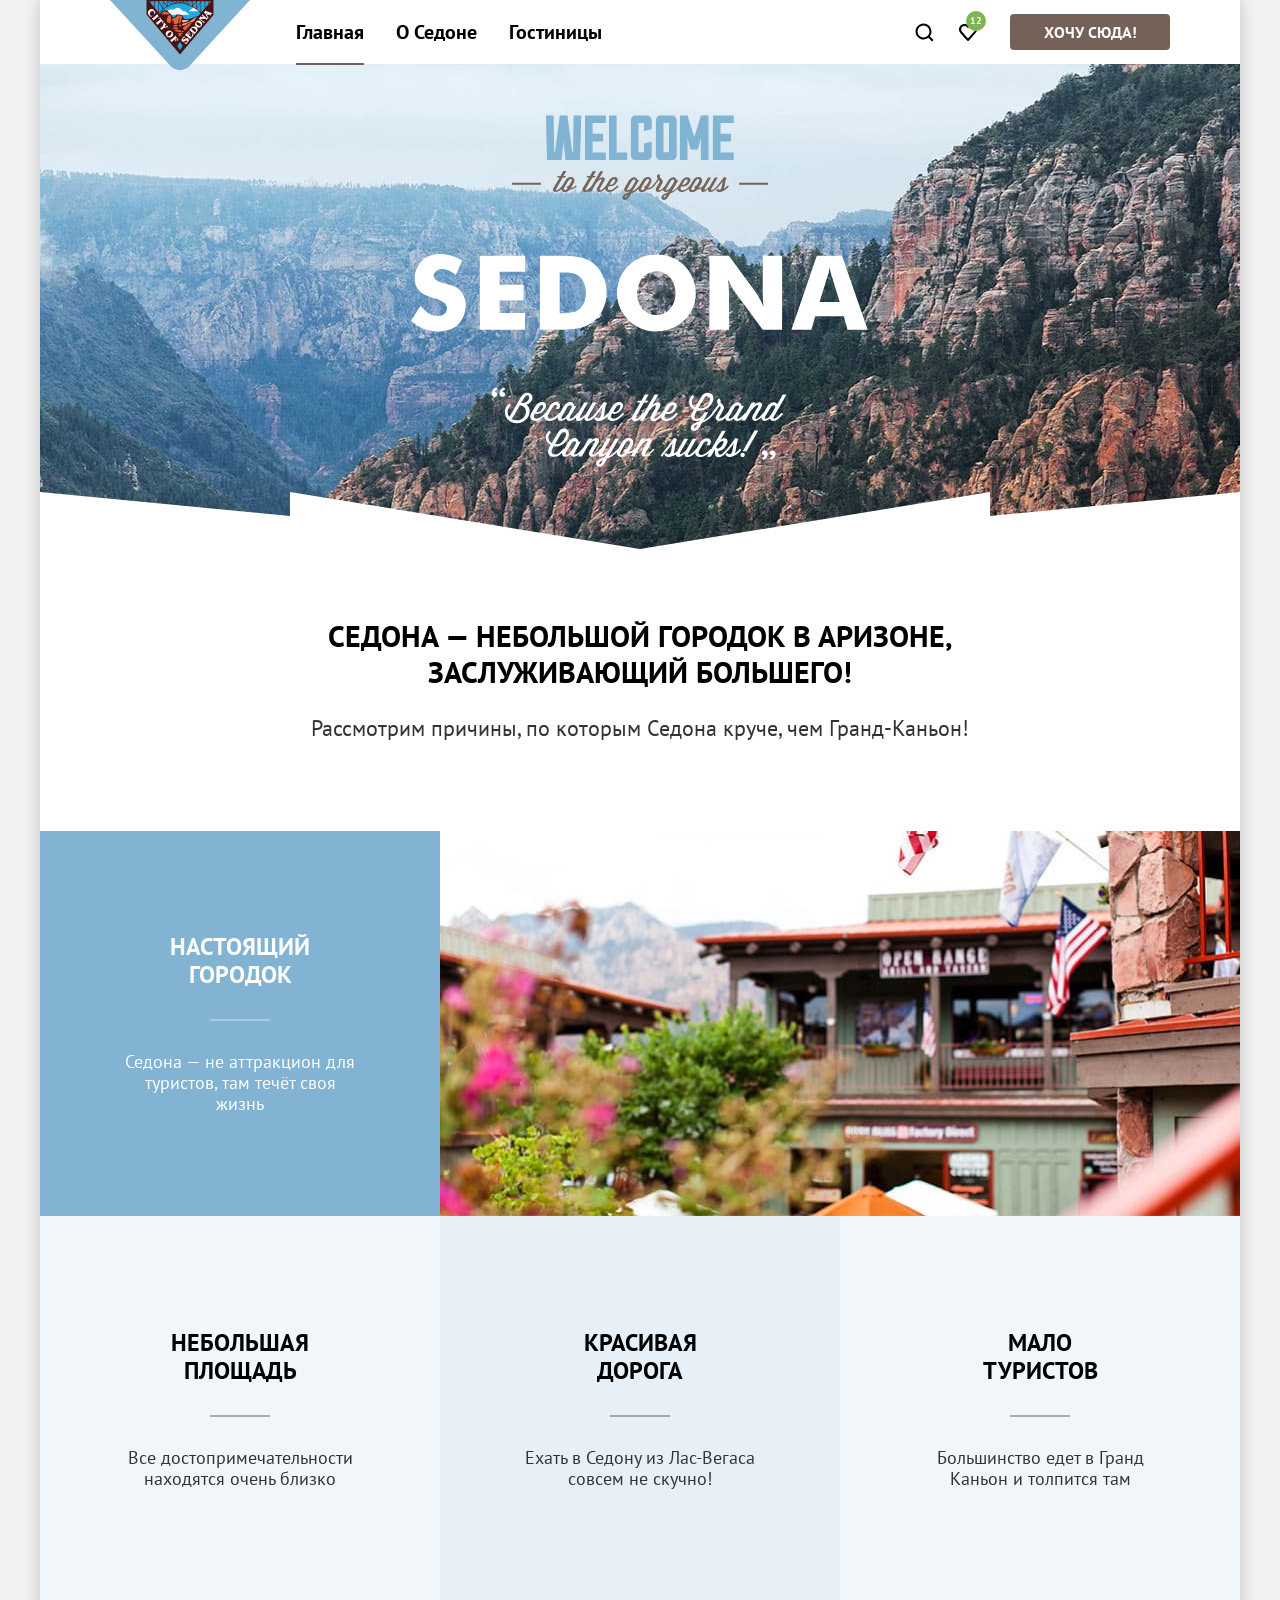
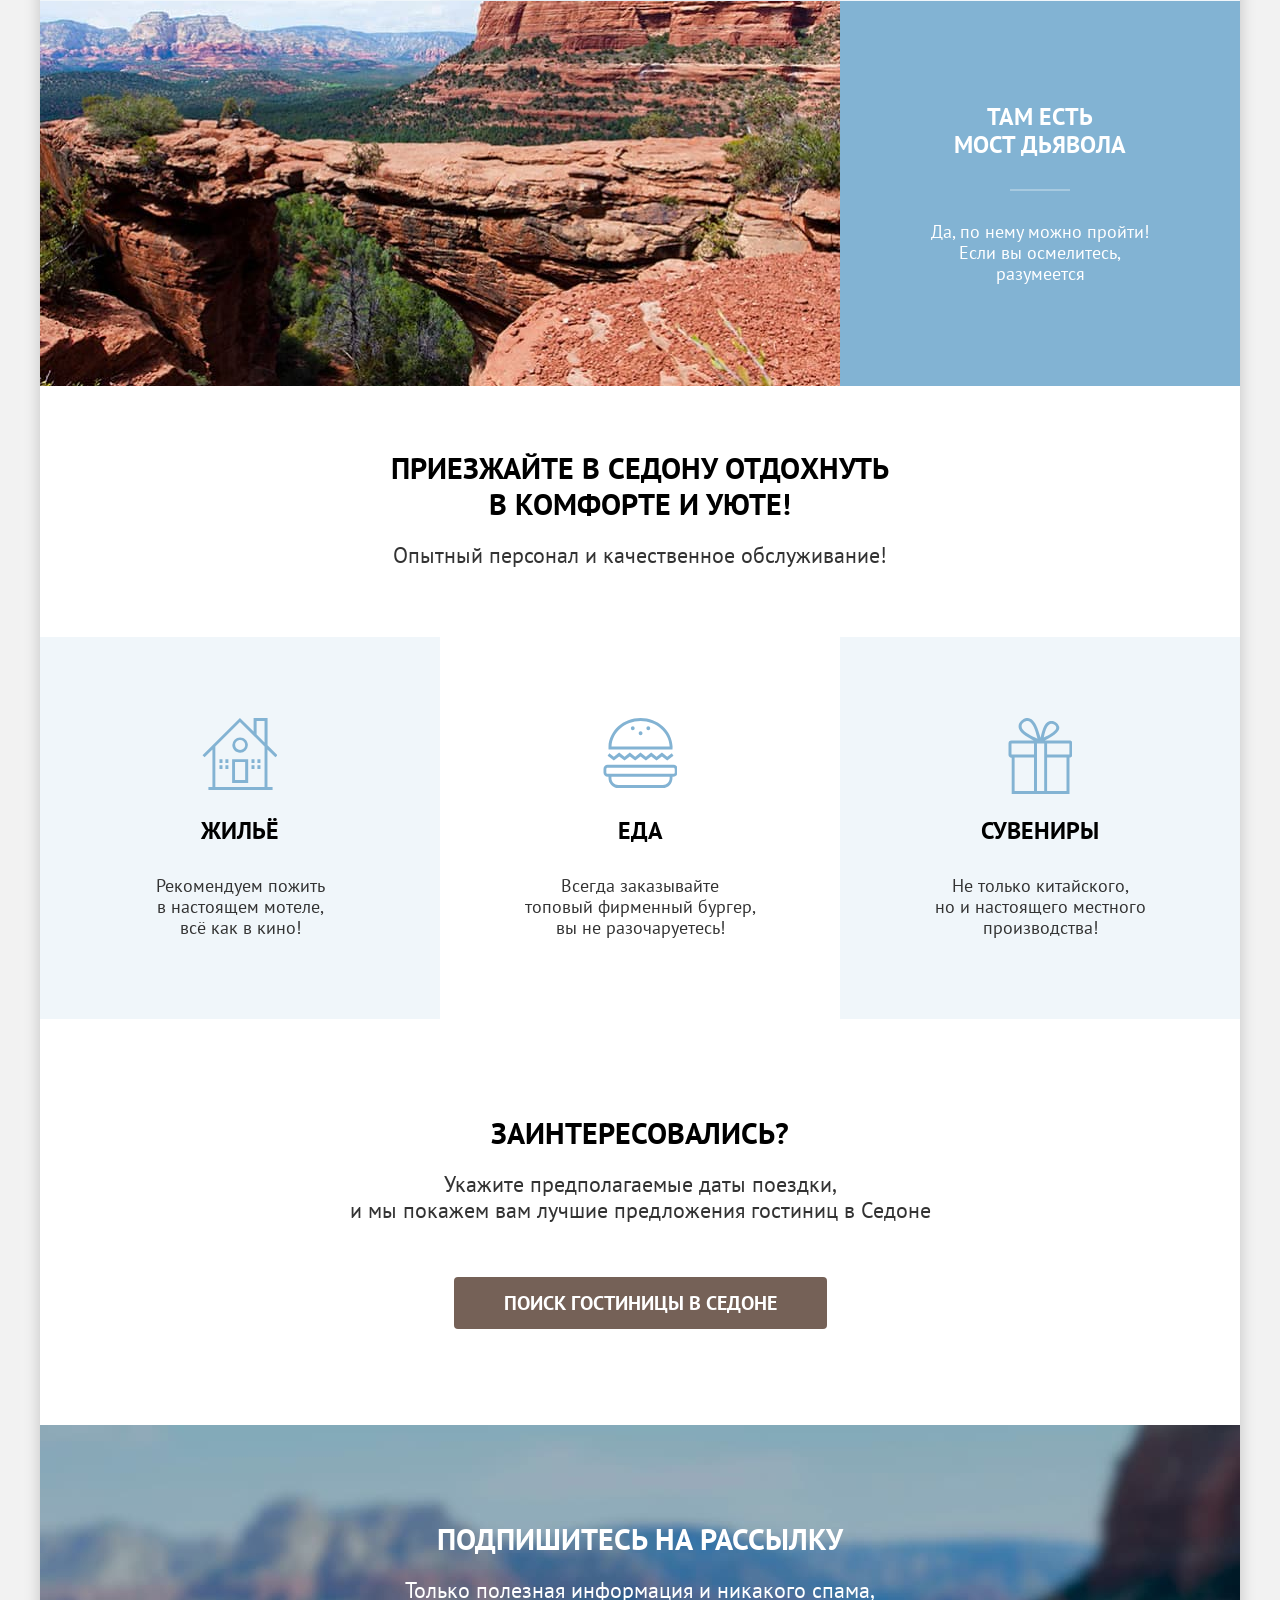
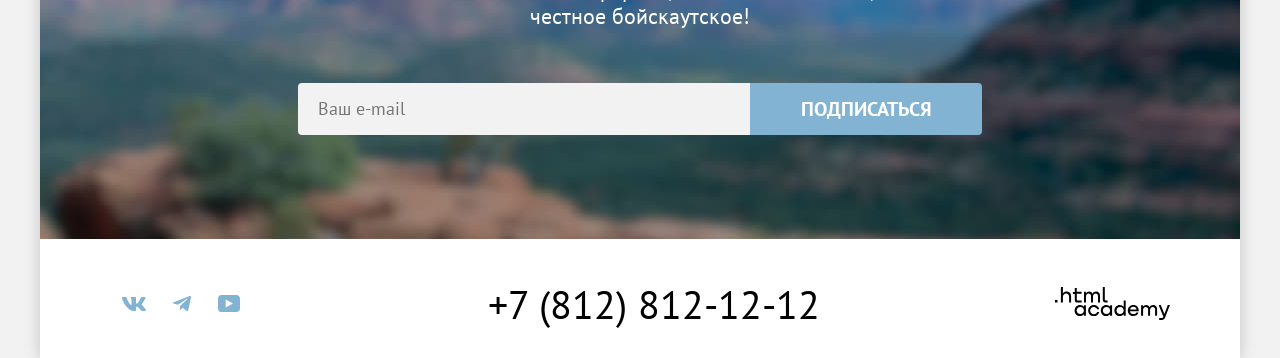
<file: index.html>
<!DOCTYPE html>
<html lang="ru">

  <head>
    <meta charset="utf-8">
    <title>HTML Academy: Седона</title>
    <link rel="stylesheet" href="style/style.css">
    <link rel="icon" href="favicon.ico">
    <link rel="icon" type="image/png" href="img/favicon.png">
  </head>

  <body class="main-page">
    <div class="main-container">
      <header class="page-header" data-test="header">
        <a class="main-logo" href="index.html">
          <img class="page-screen" src="./img/header/logo.svg" width="140" height="70" alt="Логотип сайта">
        </a>
        <nav class="navigation-page">
          <ul class="navigation-list">
            <li class="navigation-item">
              <a class="navigation-link link-current" href="index.html" aria-current="page">Главная</a>
            </li>
            <li class="navigation-item">
              <a class="navigation-link" href="#">О Седоне</a>
            </li>
            <li class="navigation-item">
              <a class="navigation-link" href="./catalog.html">Гостиницы</a>
            </li>
          </ul>
          <ul class="navigation-user">
            <li class="navigation-user-item">
              <a class="navigation-link navigation-link-user navigation-link-search" href="#">
                <span class="visually-hidden">Поиск</span>
              </a>
            </li>
            <li class="navigation-user-item">
              <a class="navigation-link navigation-link-user navigation-link-container" href="#">
                <span class="visually-hidden">Отелей в избранном:</span>
                <span class="like-number">12</span>
              </a>
            </li>
            <li class="navigation-user-item">
              <a class="navigation-wish" href="#">Хочу сюда!</a>
            </li>
          </ul>
        </nav>
      </header>
      <main class="main-index" data-test="main">
        <section class="main-index-top" data-test="hero">
          <h1 class="visually-hidden">Седона</h1>
          <img class="main-index-picture" src="img/hero/welcome.svg" width="458" height="352" alt="Добро пожаловать в Седону &quot; которая круче чем Гранд-Каньон!&quot;">
        </section>
        <section class="advantages" data-test="advantages">
          <h2 class="advantages-title">Седона — небольшой городок в Аризоне,<br>
            заслуживающий большего!</h2>
          <p class="advantages-text">Рассмотрим причины, по которым Седона круче, чем Гранд-Каньон!</p>
          <ul class="advantages-list">
            <li class="advantages-item-special">
              <div class="advantages-light-text">
                <h3 class="advantages-dark-title">Настоящий<br> городок</h3>
                <p class="advantages-dark-description">Седона — не аттракцион для туристов, там течёт своя жизнь</p>
              </div>
              <img class="advantages-picture" src="img/main/photo-1.jpg" width="800" height="385" alt="Двухэтажные домики, окруженные зеленью на фоне гор">
            </li>
            <li class="advantages-item advantages-light-block block-without-picture">
              <h3 class="advantages-block-title light-stripe">Небольшая<br> площадь</h3>
              <p class="advantages-block-description">Все достопримечательности находятся очень близко</p>
            </li>
            <li class="advantages-item advantages-medium-block">
              <h3 class="advantages-block-title medium-stripe">Красивая<br> дорога</h3>
              <p class="advantages-block-description">Ехать в Седону из Лас-Вегаса<br> совсем не скучно!</p>
            </li>
            <li class="advantages-item advantages-light-block block-without-picture">
              <h3 class="advantages-block-title light-stripe">Мало<br> туристов</h3>
              <p class="advantages-block-description">Большинство едет в Гранд Каньон и толпится там</p>
            </li>
            <li class="advantages-item-special">
              <img class="advantages-picture" src="img/main/photo-2.jpg" width="800" height="385" alt="Отвесная скала над пропастью, похожая на мост">
              <div class="advantages-light-text">
                <h3 class="advantages-dark-title">Там есть<br> мост дьявола</h3>
                <p class="advantages-dark-description">Да, по нему можно пройти! Если вы осмелитесь,<br>
                  разумеется</p>
              </div>
            </li>
          </ul>
        </section>
        <section class="advantages-service" data-test="service">
          <h2 class="advantages-title-service">Приезжайте в Седону отдохнуть<br> в комфорте и уюте!</h2>
          <p class="advantages-text-service">Опытный персонал и качественное обслуживание!</p>
          <ul class="advantages-list">
            <li class="advantages-item advantages-light-block advantages-block-service block-house">
              <h3 class="advantages-block-title">Жильё</h3>
              <p class="advantages-block-description">Рекомендуем пожить<br> в настоящем мотеле,<br> всё как в кино!
              </p>
            </li>
            <li class="advantages-item advantages-background-block advantages-block-service block-food">
              <h3 class="advantages-block-title">Еда</h3>
              <p class="advantages-block-description">Всегда заказывайте<br> топовый фирменный бургер, вы не
                разочаруетесь!</p>
            </li>
            <li class="advantages-item advantages-light-block advantages-block-service block-gift">
              <h3 class="advantages-block-title">Сувениры</h3>
              <p class="advantages-block-description">Не только китайского,<br> но и настоящего местного
                производства!</p>
            </li>
          </ul>
        </section>
        <section class="search" data-test="search">
          <h2 class="search-title">Заинтересовались?</h2>
          <p class="search-description">Укажите предполагаемые даты поездки,<br> и мы покажем вам лучшие предложения
            гостиниц в
            Седоне</p>
          <a class="open-modal-btn button-big" href="#modal-search">Поиск гостиницы в Седоне</a>
        </section>
        <section class="follow-form follow-form-special" data-test="subscribe">
          <h2 class="follow-title follow-title-special">Подпишитесь на рассылку</h2>
          <p class="follow-description follow-text-special">Только полезная информация и никакого спама,<br> честное бойскаутское!</p>
          <form class="subscribe-form" action="https://echo.htmlacademy.ru/" method="post">
            <label class="visually-hidden" for="subscribe-form-index">Ввести данные для получения рассылки</label>
            <input class="user-email" id="subscribe-form-index" placeholder="Ваш e-mail" type="email" name="user-email" required>
            <button class="subscribe-button" type="submit">Подписаться</button>
          </form>
        </section>
      </main>
      <footer class="page-footer" data-test="footer">
        <section class="footer-social">
          <h2 class="visually-hidden">Социальные сети</h2>
          <ul class="footer-list">
            <li class="footer-icon">
              <a class="footer-symbol" href="https://vk.com/htmlacademy">
                <svg aria-hidden="true" focusable="false" width="24" height="14" viewBox="0 0 24 14" fill="none" xmlns="http://www.w3.org/2000/svg">
                  <path fill-rule="evenodd" clip-rule="evenodd" d="M23.45 0.948C23.616 0.402 23.45 0 22.655 0H20.03C19.362 0 19.054 0.347 18.887 0.73C18.887 0.73 17.552 3.926 15.661 6.002C15.049 6.604 14.771 6.795 14.437 6.795C14.27 6.795 14.019 6.604 14.019 6.057V0.948C14.019 0.292 13.835 0 13.279 0H9.151C8.734 0 8.483 0.304 8.483 0.593C8.483 1.214 9.429 1.358 9.526 3.106V6.904C9.526 7.737 9.373 7.888 9.039 7.888C8.149 7.888 5.984 4.677 4.699 1.003C4.45 0.288 4.198 0 3.527 0H0.9C0.15 0 0 0.347 0 0.73C0 1.412 0.89 4.8 4.145 9.281C6.315 12.341 9.37 14 12.153 14C13.822 14 14.028 13.632 14.028 12.997V10.684C14.028 9.947 14.186 9.8 14.715 9.8C15.105 9.8 15.772 9.992 17.33 11.467C19.11 13.216 19.403 14 20.405 14H23.03C23.78 14 24.156 13.632 23.94 12.904C23.702 12.18 22.852 11.129 21.725 9.882C21.113 9.172 20.195 8.407 19.916 8.024C19.527 7.533 19.638 7.314 19.916 6.877C19.916 6.877 23.116 2.451 23.449 0.948H23.45Z" fill="currentColor" />
                </svg>
                <span class="visually-hidden">Вконтакте</span>
              </a>
            </li>
            <li class="footer-icon">
              <a class="footer-symbol" href="https://t.me/htmlacademy">
                <svg aria-hidden="true" focusable="false" width="18" height="16" viewBox="0 0 18 16" fill="none" xmlns="http://www.w3.org/2000/svg">
                  <path d="M16.785 0.0992597L0.840489 6.24776C-0.247661 6.68481 -0.241365 7.29184 0.640845 7.56253L4.73445 8.83953L14.2058 2.8637C14.6537 2.59121 15.0629 2.7378 14.7265 3.03636L7.05283 9.96185H7.05103L7.05283 9.96275L6.77045 14.1823C7.18413 14.1823 7.36669 13.9925 7.59871 13.7686L9.58705 11.8351L13.7229 14.89C14.4855 15.31 15.0332 15.0941 15.2229 14.1841L17.9379 1.38885C18.2158 0.274623 17.5126 -0.229883 16.785 0.0992597Z" fill="currentColor" />
                </svg>
                <span class="visually-hidden">Телеграм</span>
              </a>
            </li>
            <li class="footer-icon">
              <a class="footer-symbol" href="https://www.youtube.com/user/htmlacademyru">
                <svg aria-hidden="true" focusable="false" width="22" height="17" viewBox="0 0 22 17" fill="none" xmlns="http://www.w3.org/2000/svg">
                  <path d="M18.607 0H3.17413C1.31343 0 0 1.59375 0 3.4V13.4937C0 15.4062 1.31343 17 3.17413 17H18.8259C20.4677 17 22 15.4062 22 13.6V3.4C21.7811 1.59375 20.4677 0 18.607 0ZM7.66169 12.5375V4.4625L14.995 8.5L7.66169 12.5375Z" fill="currentColor" />
                </svg>
                <span class="visually-hidden">Ютуб</span>
              </a>
            </li>
          </ul>
        </section>
        <section class="footer-contacts">
          <h2 class="visually-hidden">Контакты</h2>
          <address class="footer-address">
            <a class="footer-phone" href="tel:+78128121212">+7 (812) 812-12-12</a>
          </address>
        </section>
        <section class="footer-copyright">
          <h2 class="visually-hidden">Правообладатель</h2>
          <a class="academy-link" href="https://htmlacademy.ru/intensive/htmlcss">
            <svg width="115" height="33" viewBox="0 0 115 33" fill="none" xmlns="http://www.w3.org/2000/svg">
              <path d="M0 12.9V15.5H2.5V12.9H0Z" fill="currentColor" />
              <path d="M11.6 4.5C10 4.5 8.8 5.2 8 6.2H7.9V0H5.9V15.5H7.9V10.2C7.9 8.1 9.2 6.6 11.2 6.6C13 6.6 14.1 8 14.1 9.8V15.5H16.1V9.4C16.2 6.4 14.3 4.5 11.6 4.5Z" fill="currentColor" />
              <path d="M26.6 4.8H21.8V1.1H19.8V4.9H17.9V6.9H19.8V12.9C19.8 14.6 20.8 15.6 22.5 15.6H26.6V13.6H22.9C22.2 13.6 21.8 13.2 21.8 12.5V6.8H26.6V4.8Z" fill="currentColor" />
              <path d="M41.1 4.6C39.5 4.6 38.2 5.4 37.6 6.7H37.5C36.9 5.5 35.7 4.6 34.1 4.6C32.7 4.6 31.6 5.4 31 6.4H30.9V4.8H29V15.4H31V10C31 8 32 6.5 33.6 6.5C35.1 6.5 36 7.5 36 9.1V15.4H38V9.8C38 7.4 39.4 6.5 40.6 6.5C42.1 6.5 43 7.5 43 9.1V15.4H45V8.9C45.1 6.4 43.6 4.6 41.1 4.6Z" fill="currentColor" />
              <path d="M47.8 12.7C47.8 14.4 48.8 15.4 50.6 15.4H52.6V13.4H50.9C50.2 13.4 49.8 13 49.8 12.3V0H47.8V12.7Z" fill="currentColor" />
              <path d="M28.9 19.7C28 18.6 26.7 17.9 25 17.9C21.9 17.9 19.6 20.2 19.6 23.5C19.6 26.8 21.9 29.1 25 29.1C26.8 29.1 28 28.3 28.8 27.2H28.9V28.8H30.9V18.2H28.9V19.7ZM25.3 27.1C23.1 27.1 21.7 25.5 21.7 23.5C21.7 21.5 23.1 19.9 25.3 19.9C27.5 19.9 28.9 21.5 28.9 23.5C28.9 25.4 27.5 27.1 25.3 27.1Z" fill="currentColor" />
              <path d="M44.2 22C43.7 19.6 41.6 17.9 38.8 17.9C35.4 17.9 33.2 20.4 33.2 23.5C33.2 26.6 35.4 29.1 38.8 29.1C41.6 29.1 43.7 27.3 44.2 24.9H42.1C41.7 26.2 40.4 27.2 38.8 27.2C36.6 27.2 35.2 25.6 35.2 23.6C35.2 21.6 36.6 20 38.8 20C40.4 20 41.6 21 42.1 22.2H44.2V22Z" fill="currentColor" />
              <path d="M55.1 19.7C54.2 18.6 52.9 17.9 51.2 17.9C48.1 17.9 45.8 20.2 45.8 23.5C45.8 26.8 48.1 29.1 51.2 29.1C53 29.1 54.2 28.3 55 27.2H55.1V28.8H57.1V18.2H55.1V19.7ZM51.5 27.1C49.3 27.1 47.9 25.5 47.9 23.5C47.9 21.5 49.3 19.9 51.5 19.9C53.7 19.9 55.1 21.5 55.1 23.5C55.1 25.4 53.6 27.1 51.5 27.1Z" fill="currentColor" />
              <path d="M68.7 19.8C67.8 18.7 66.5 17.9 64.8 17.9C61.7 17.9 59.4 20.2 59.4 23.5C59.4 26.8 61.6 29.1 64.8 29.1C66.5 29.1 67.8 28.3 68.6 27.3H68.7V28.8H70.7V13.4H68.7V19.8ZM65.1 27.1C62.9 27.1 61.5 25.5 61.5 23.5C61.5 21.5 62.9 19.9 65.1 19.9C67.3 19.9 68.7 21.5 68.7 23.5C68.6 25.5 67.2 27.1 65.1 27.1Z" fill="currentColor" />
              <path d="M78.3 17.9C75 17.9 72.8 20.4 72.8 23.5C72.8 26.5 74.9 29.1 78.3 29.1C80.8 29.1 82.8 27.8 83.5 25.5H81.4C80.9 26.5 79.8 27.1 78.4 27.1C76.5 27.1 75.1 25.8 75 24.2H83.8C84 20.6 81.8 17.9 78.3 17.9ZM78.3 19.8C80 19.8 81.3 20.8 81.6 22.4H75.1C75.4 20.9 76.6 19.8 78.3 19.8Z" fill="currentColor" />
              <path d="M98.2 17.9C96.6 17.9 95.3 18.7 94.6 19.9H94.5C93.9 18.7 92.7 17.9 91.1 17.9C89.7 17.9 88.6 18.6 88 19.7V18.2H86.1V28.8H88.1V23.4C88.1 21.4 89.1 20 90.7 19.9C92.2 19.9 93.1 20.9 93.1 22.5V28.8H95.1V23.2C95.1 20.8 96.5 19.9 97.7 19.9C99.2 19.9 100.1 20.9 100.1 22.5V28.8H102.1V22.3C102.2 19.7 100.7 17.9 98.2 17.9Z" fill="currentColor" />
              <path d="M109.4 27L105.8 18.1H103.6L108.4 29.7C108.1 30.6 107.7 30.9 106.7 30.9H104.2V32.9H106.7C108.5 32.9 109.5 32.1 110.2 30.3L114.9 18.1H112.8L109.4 27Z" fill="currentColor" />
            </svg>
          </a>
        </section>
      </footer>
    </div>
    <div class="modal-container" id="modal-search" data-test="modal">
      <a class="modal-close-overlay" href="#" aria-hidden="true" tabindex="-1"></a>
      <div class="modal modal-search">
        <a class="modal-close-button" href="#">
          <span class="visually-hidden">Закрыть</span>
        </a>
        <section class="modal-content">
          <h2 class="modal-title">Поиск гостиницы в Седоне</h2>
          <form class="search-form" action="https://echo.htmlacademy.ru/" method="post">
            <label class="modal-search-label" for="checkin">Дата заезда:</label>
            <div class="commented-input">
              <input class="modal-search-input" id="checkin" name="checkin" type="text" placeholder="Укажите дату" value="27 апреля 2020" required>
              <span class="message message-error">Мы не можем отправить вас в прошлое.</span>
            </div>

            <label class="modal-search-label" for="departure">Дата выезда:</label>
            <div class="commented-input">
              <input class="modal-search-input" id="departure" name="departure" type="text" placeholder="Укажите дату" value="1 сентября 2023" required>
              <span class="message message-valid">На эти даты есть свободные номера. Пока есть.</span>
            </div>

            <label class="modal-search-adults" for="adults">Взрослые:</label>
            <div class="count-controls">
              <button class="decrease" type="button">
                <svg width="14" height="2" viewBox="0 0 14 2" xmlns="http://www.w3.org/2000/svg">
                  <path d="M0 0L0 2L14 2V0L0 0Z" />
                </svg>
                <span class="visually-hidden">Уменьшить количество взрослых на 1</span>
              </button>
              <input class="modal-search-count-input" type="number" id="adults" name="adults-count" placeholder="1" min="1" value="2" required>
              <button class="increase" type="button">
                <span class="visually-hidden">Увеличить количество взрослых на 1</span>
                <svg width="20" height="20" viewBox="0 0 20 20" xmlns="http://www.w3.org/2000/svg">
                  <path d="M17 9H11V3H9V9H3V11H9V17H11V11H17V9Z" />
                </svg>
              </button>
            </div>

            <div class="modal-search-children">
              <label for="children">Дети:</label>
              <button class="info-button" type="button" aria-label="Информация о размещении детей"></button>
              <span class="info-text">Укажите количество детей, которые
                будут с вами, возраст которых от 6 до 18 лет. Дети до 6 лет размещаются бесплатно.
              </span>
            </div>

            <div class="count-controls">
              <button class="decrease" type="button">
                <span class="visually-hidden">Уменьшить количество детей на 1</span>
                <svg width="14" height="2" viewBox="0 0 14 2" xmlns="http://www.w3.org/2000/svg">
                  <path d="M0 0L0 2L14 2V0L0 0Z" />
                </svg>
              </button>
              <input class="modal-search-count-input" type="number" id="children" name="children-count" placeholder="1" min="0" value="2" required>
              <button class="increase" type="button">
                <span class="visually-hidden">Увеличить количество детей на 1</span>
                <svg width="20" height="20" viewBox="0 0 20 20" xmlns="http://www.w3.org/2000/svg">
                  <path d="M17 9H11V3H9V9H3V11H9V17H11V11H17V9Z" />
                </svg>
              </button>
            </div>
            <button class="modal-search-button button-secondary" type="submit">Найти</button>
          </form>

        </section>
      </div>
    </div>

  </body>

</html>
</file>
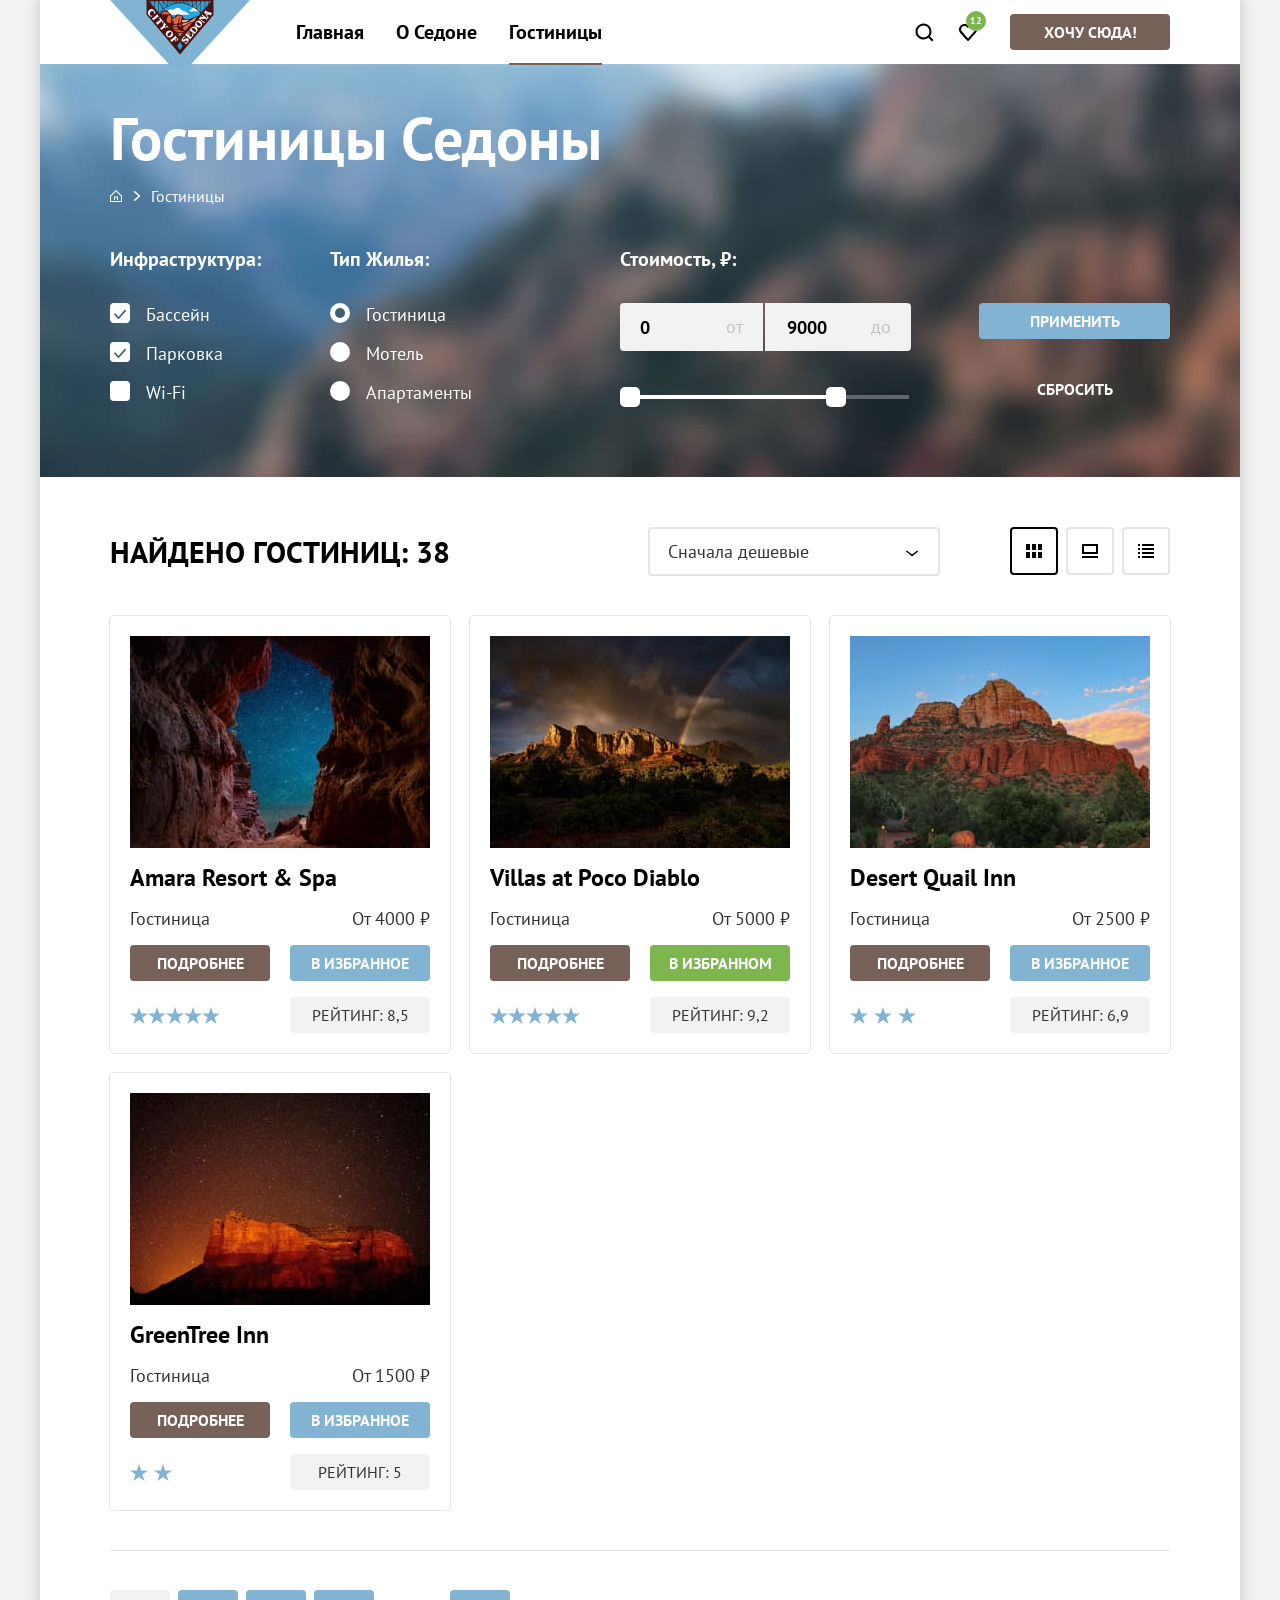
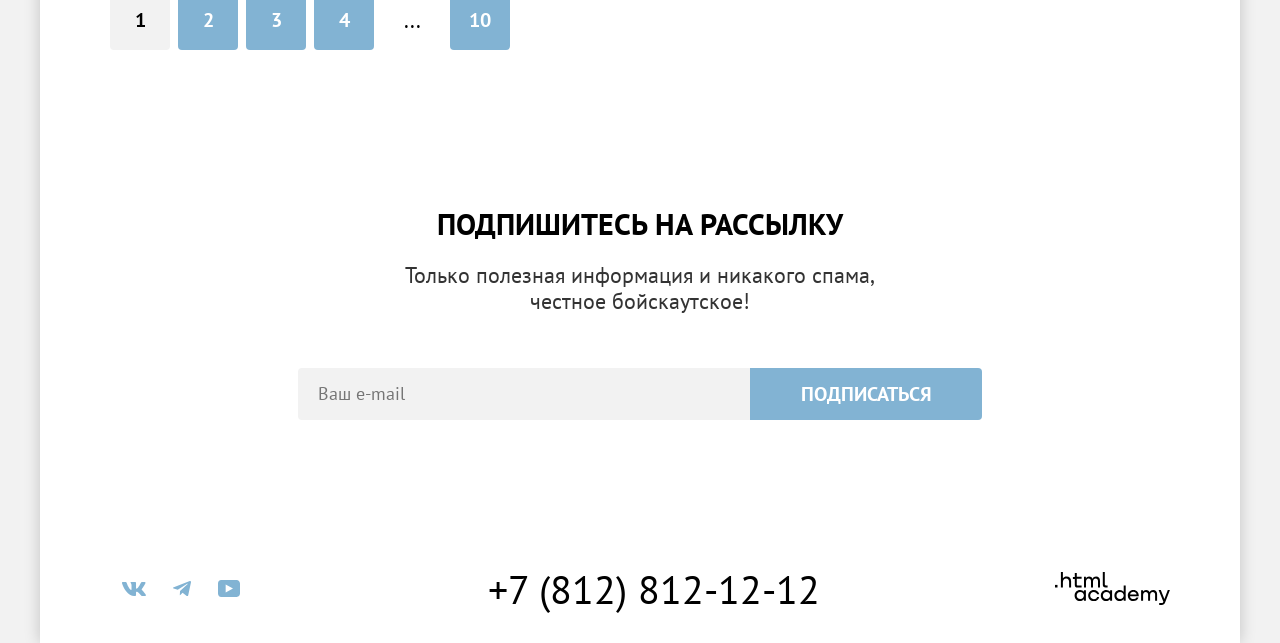
<file: catalog.html>
<!DOCTYPE html>
<html lang="ru">

  <head>
    <meta charset="utf-8">
    <title>HTML Academy: Гостиницы Седоны</title>
    <link rel="stylesheet" href="style/style.css">
    <link rel="icon" href="favicon.ico">
    <link rel="icon" type="image/png" href="img/favicon.png">
  </head>

  <body class="main-page">
    <div class="main-container">
      <header class="page-header" data-test="header">
        <a class="main-logo" href="index.html">
          <img class="page-screen" src="./img/header/logo.svg" width="140" height="70" alt="Логотип сайта">
        </a>
        <nav class="navigation-page">
          <ul class="navigation-list">
            <li class="navigation-item">
              <a class="navigation-link" href="index.html">Главная</a>
            </li>
            <li class="navigation-item">
              <a class="navigation-link" href="#">О Седоне</a>
            </li>
            <li class="navigation-item">
              <span class="navigation-link link-current" aria-current="page">Гостиницы</span>
            </li>
          </ul>
          <ul class="navigation-user">
            <li class="navigation-user-item">
              <a class="navigation-link navigation-link-user navigation-link-search" href="#">
                <span class="visually-hidden">Поиск</span>
              </a>
            </li>
            <li class="navigation-user-item">
              <a class="navigation-link navigation-link-user navigation-link-container" href="#">
                <span class="visually-hidden">Отелей в избранном:</span>
                <span class="like-number">12</span>
              </a>
            </li>
            <li class="navigation-user-item">
              <a class="navigation-wish" href="#">Хочу сюда!</a>
            </li>
          </ul>
        </nav>
      </header>
      <main class="main-catalog" data-test="main">
        <section class="catalog-header">
          <h1 class="catalog-title">Гостиницы Седоны</h1>
          <nav aria-label="Хлебные крошки">
            <ol class="breadcrumbs">
              <li class="breadcrumbs-item">
                <a class="breadcrumbs-link" href="./index.html">
                  <svg width="12" height="12" viewBox="0 0 12 12" fill="none" xmlns="http://www.w3.org/2000/svg">
                    <path d="M6 0L0 5.80006V12.0001H12V5.80006L6 0ZM11 11.0001H1V6.20005L6 1.4L11 6.20005V11.0001Z" fill="currentColor" />
                    <path d="M4 10.0001H5V7.50005H7V10.0001H8V6.50005H4V10.0001Z" fill="currentColor" />
                  </svg>
                  <span class="visually-hidden">Переход на главную страницу</span>
                </a>
              </li>
              <li class="breadcrumbs-item">
                <span class="breadcrumbs-link">Гостиницы</span>
              </li>
            </ol>
          </nav>
          <h2 class="visually-hidden">Перечень фильтров для поиска отелей</h2>
          <form class="filter-list" action="https://echo.htmlacademy.ru/" method="get" data-test="filter">
            <fieldset class="filter-list-options">
              <legend class="filter-list-title">Инфраструктура:</legend>
              <label class="control">
                <input class="control-input visually-hidden" type="checkbox" name="swimming-pool" checked>
                <span class="check-pointer"></span>
                <span class="check-title">Бассейн</span>
              </label>
              <label class="control">
                <input class="control-input visually-hidden" type="checkbox" name="parking" checked>
                <span class="check-pointer"></span>
                <span class="check-title">Парковка</span>
              </label>
              <label class="control">
                <input class="control-input visually-hidden" type="checkbox" name="wi-fi">
                <span class="check-pointer"></span>
                <span class="check-title">Wi-Fi</span>
              </label>
            </fieldset>
            <fieldset class="filter-list-options">
              <legend class="filter-list-title">Тип жилья:</legend>
              <label class="control">
                <input class="control-input visually-hidden" type="radio" name="housing-type" value="hotel" checked>
                <span class="radio-pointer"></span>
                <span class="radio-title">Гостиница</span>
              </label>
              <label class="control">
                <input class="control-input visually-hidden" type="radio" name="housing-type" value="motel">
                <span class="radio-pointer"></span>
                <span class="radio-title">Мотель</span>
              </label>
              <label class="control">
                <input class="control-input visually-hidden" type="radio" name="housing-type" value="apartments">
                <span class="radio-pointer"></span>
                <span class="radio-title">Апартаменты</span>
              </label>
            </fieldset>
            <fieldset class="price-filter-field">
              <legend class="filter-list-title">Стоимость, ₽:</legend>
              <div class="price-filter-input-wrapper">
                  <label class="price-filter">
    <span class="visually-hidden">Минимальная стоимость</span>
    <input
      class="price-filter-input price-filter-input-min"
      id="min-cost"
      type="number"
      name="min-cost"
      value="0"
      min="0"
      placeholder="0"
    >
    <span class="price-filter-placeholder" aria-hidden="true">от</span>
  </label>

  <label class="price-filter">
    <span class="visually-hidden">Максимальная стоимость</span>
    <input
      class="price-filter-input price-filter-input-max"
      id="max-cost"
      type="number"
      name="max-cost"
      value="9000"
      min="0"
      placeholder="9000"
    >
    <span class="price-filter-placeholder" aria-hidden="true">до</span>
  </label>
              </div>
              <div class="price-track">
                <div class="price-track-scale">
                  <div class="price-track-scale-current" style="right: 63px; width: 216px">
                    <button class="price-track-button track-button-min" type="button"><span class="visually-hidden">Регулирование минимального значения цены</span></button>
                    <button class="price-track-button track-button-max" type="button"><span class="visually-hidden">Регулирование максимального значения цены</span></button>
                  </div>
                </div>
              </div>
            </fieldset>
            <div class="price-filter-button">
              <button class="control-button active-button" type="submit">Применить</button>
              <button class="control-button" type="reset">Сбросить</button>
            </div>
          </form>
        </section>
        <section class="catalog-section" data-test="catalog">
          <h2 class="visually-hidden">Раздел выбора отеля</h2>
          <div class="catalog">
            <h2 class="catalog-title">Найдено гостиниц:<span class="catalog-text"> 38</span></h2>
            <select class="catalog-option" aria-label="Сортировка">
              <option class="catalog-option-text" value="cheap">Сначала дешевые</option>
              <option class="catalog-option-text" value="expensive">Сначала дорогие</option>
              <option class="catalog-option-text" value="popular">Сначала популярные</option>
            </select>
            <ul class="catalog-filter">
              <li class="catalog-filter-item">
                <a class="catalog-filter-option catalog-filter-option-meatballs" href="catalog.html?view=tile">
                  <svg width="16" height="14" viewBox="0 0 16 14" fill="none" xmlns="http://www.w3.org/2000/svg">
                    <path d="M4 0H0V6H4V0Z" fill="black" />
                    <path d="M16 0H12V6H16V0Z" fill="black" />
                    <path d="M10 0H6V6H10V0Z" fill="black" />
                    <path d="M4 8H0V14H4V8Z" fill="black" />
                    <path d="M16 8H12V14H16V8Z" fill="black" />
                    <path d="M10 8H6V14H10V8Z" fill="black" />
                  </svg>
                  <span class="visually-hidden">Показать карточки</span>
                </a>
              </li>
              <li class="catalog-filter-item">
                <a class="catalog-filter-option" href="catalog.html?view=card">
                  <svg width="16" height="14" viewBox="0 0 16 14" fill="none" xmlns="http://www.w3.org/2000/svg">
                    <path d="M16 12H0V14H16V12Z" fill="black" />
                    <path d="M14 2V8H2V2H14ZM16 0H0V10H16V0Z" fill="black" />
                  </svg>
                  <span class="visually-hidden">Показать одиночно</span>
                </a>
              </li>
              <li class="catalog-filter-item">
                <a class="catalog-filter-option" href="catalog.html?view=list">
                  <svg width="16" height="14" viewBox="0 0 16 14" fill="none" xmlns="http://www.w3.org/2000/svg">
                    <path d="M2 0H0V2H2V0Z" fill="black" />
                    <path d="M16 0H4V2H16V0Z" fill="black" />
                    <path d="M2 4H0V6H2V4Z" fill="black" />
                    <path d="M16 4H4V6H16V4Z" fill="black" />
                    <path d="M2 8H0V10H2V8Z" fill="black" />
                    <path d="M16 8H4V10H16V8Z" fill="black" />
                    <path d="M2 12H0V14H2V12Z" fill="black" />
                    <path d="M16 12H4V14H16V12Z" fill="black" />
                  </svg>
                  <span class="visually-hidden">Показать списком</span>
                </a>
              </li>
            </ul>
          </div>
          <ul class="card-list">
            <li class="card-item">
              <img class="card-picture" src="img/catalog/hotel-1.jpg" width="300" height="212" alt="Ущелье">
              <h3 class="card-title" lang="en">Amara Resort & Spa</h3>
              <span class="card-price-object">Гостиница</span>
              <b class="card-price-value">От <span>4000</span> ₽</b>
              <a class="card-link" href="#">Подробнее</a>
              <button class="card-wishlist-button" type="button">В избранное</button>
              <span class="decorative-stars decorative-stars-four">
                <span class="visually-hidden">Четырехзвездочный отель</span>
              </span>
              <p class="card-level-text">Рейтинг:<span> 8,5</span></p>
            </li>
            <li class="card-item">
              <img class="card-picture" src="img/catalog/hotel-2.jpg" width="300" height="212" alt="Скалистое плато">
              <h3 class="card-title" lang="en">Villas at Poco Diablo</h3>
              <span class="card-price-object">Гостиница</span>
              <b class="card-price-value">От <span>5000</span> ₽</b>
              <a class="card-link" href="#">Подробнее</a>
              <button class="card-wishlist-button card-wishlist-button-selected" type="button">В
                избранном</button>
              <span class="decorative-stars decorative-stars-four">
                <span class="visually-hidden">Четырехзвездочный отель</span>
              </span>
              <p class="card-level-text">Рейтинг:<span> 9,2</span></p>
            </li>
            <li class="card-item">
              <img class="card-picture" src="img/catalog/hotel-3.jpg" width="300" height="212" alt="Скалистая возвышенность">
              <h3 class="card-title" lang="en">Desert Quail Inn</h3>
              <span class="card-price-object">Гостиница</span>
              <b class="card-price-value">От <span>2500</span> ₽</b>
              <a class="card-link" href="#">Подробнее</a>
              <button class="card-wishlist-button" type="button">В избранное</button>
              <span class="decorative-stars decorative-stars-free">
                <span class="visually-hidden">Трехзвездочный отель</span>
              </span>
              <p class="card-level-text">Рейтинг:<span> 6,9</span></p>
            </li>
            <li class="card-item">
              <img class="card-picture" src="img/catalog/hotel-4.jpg" width="300" height="212" alt="Отвесная скала под звездным небом">
              <h3 class="card-title" lang="en">GreenTree Inn</h3>
              <span class="card-price-object">Гостиница</span>
              <b class="card-price-value">От <span>1500</span> ₽</b>
              <a class="card-link" href="#">Подробнее</a>
              <button class="card-wishlist-button" type="button">В избранное</button>
              <span class="decorative-stars decorative-stars-two">
                <span class="visually-hidden">Двухзвездочный отель</span>
              </span>
              <p class="card-level-text">Рейтинг:<span> 5</span></p>
            </li>
          </ul>
          <ul class="pagination">
            <li class="pagination-item pagination-item-special">
              <a class="pagination-link-special pagination-link" aria-current="page">1</a>
            </li>
            <li class="pagination-item">
              <a class="pagination-link" href="#">2</a>
            </li>
            <li class="pagination-item">
              <a class="pagination-link" href="#">3</a>
            </li>
            <li class="pagination-item">
              <a class="pagination-link" href="#">4</a>
            </li>
            <li class="pagination-item">
              <span class="pagination-icon">...</span>
            </li>
            <li class="pagination-item">
              <a class="pagination-link" href="#">10</a>
            </li>
          </ul>
        </section>
        <section class="follow-form" data-test="subscribe">
          <h2 class="follow-title">Подпишитесь на рассылку</h2>
          <p class="follow-description">Только полезная информация и никакого спама,<br>
            честное
            бойскаутское!</p>
          <form class="subscribe-form" action="https://echo.htmlacademy.ru/" method="post">
            <label class="visually-hidden" for="subscribe-form-catalog">Ввести данные для получения рассылки</label>
            <input class="user-email" id="subscribe-form-catalog" placeholder="Ваш e-mail" type="email" name="user-email" required>
            <button class="subscribe-button" type="submit">Подписаться
            </button>
          </form>
        </section>
      </main>
      <footer class="page-footer" data-test="footer">
        <section class="footer-social">
          <h2 class="visually-hidden">Социальные сети</h2>
          <ul class="footer-list">
            <li class="footer-icon">
              <a class="footer-symbol" href="https://vk.com/htmlacademy">
                <svg aria-hidden="true" focusable="false" width="24" height="14" viewBox="0 0 24 14" fill="none" xmlns="http://www.w3.org/2000/svg">
                  <path fill-rule="evenodd" clip-rule="evenodd" d="M23.45 0.948C23.616 0.402 23.45 0 22.655 0H20.03C19.362 0 19.054 0.347 18.887 0.73C18.887 0.73 17.552 3.926 15.661 6.002C15.049 6.604 14.771 6.795 14.437 6.795C14.27 6.795 14.019 6.604 14.019 6.057V0.948C14.019 0.292 13.835 0 13.279 0H9.151C8.734 0 8.483 0.304 8.483 0.593C8.483 1.214 9.429 1.358 9.526 3.106V6.904C9.526 7.737 9.373 7.888 9.039 7.888C8.149 7.888 5.984 4.677 4.699 1.003C4.45 0.288 4.198 0 3.527 0H0.9C0.15 0 0 0.347 0 0.73C0 1.412 0.89 4.8 4.145 9.281C6.315 12.341 9.37 14 12.153 14C13.822 14 14.028 13.632 14.028 12.997V10.684C14.028 9.947 14.186 9.8 14.715 9.8C15.105 9.8 15.772 9.992 17.33 11.467C19.11 13.216 19.403 14 20.405 14H23.03C23.78 14 24.156 13.632 23.94 12.904C23.702 12.18 22.852 11.129 21.725 9.882C21.113 9.172 20.195 8.407 19.916 8.024C19.527 7.533 19.638 7.314 19.916 6.877C19.916 6.877 23.116 2.451 23.449 0.948H23.45Z" fill="currentColor" />
                </svg>
                <span class="visually-hidden">Вконтакте</span>
              </a>
            </li>
            <li class="footer-icon">
              <a class="footer-symbol" href="https://t.me/htmlacademy">
                <svg aria-hidden="true" focusable="false" width="18" height="16" viewBox="0 0 18 16" fill="none" xmlns="http://www.w3.org/2000/svg">
                  <path d="M16.785 0.0992597L0.840489 6.24776C-0.247661 6.68481 -0.241365 7.29184 0.640845 7.56253L4.73445 8.83953L14.2058 2.8637C14.6537 2.59121 15.0629 2.7378 14.7265 3.03636L7.05283 9.96185H7.05103L7.05283 9.96275L6.77045 14.1823C7.18413 14.1823 7.36669 13.9925 7.59871 13.7686L9.58705 11.8351L13.7229 14.89C14.4855 15.31 15.0332 15.0941 15.2229 14.1841L17.9379 1.38885C18.2158 0.274623 17.5126 -0.229883 16.785 0.0992597Z" fill="currentColor" />
                </svg>
                <span class="visually-hidden">Телеграм</span>
              </a>
            </li>
            <li class="footer-icon">
              <a class="footer-symbol" href="https://www.youtube.com/user/htmlacademyru">
                <svg aria-hidden="true" focusable="false" width="22" height="17" viewBox="0 0 22 17" fill="none" xmlns="http://www.w3.org/2000/svg">
                  <path d="M18.607 0H3.17413C1.31343 0 0 1.59375 0 3.4V13.4937C0 15.4062 1.31343 17 3.17413 17H18.8259C20.4677 17 22 15.4062 22 13.6V3.4C21.7811 1.59375 20.4677 0 18.607 0ZM7.66169 12.5375V4.4625L14.995 8.5L7.66169 12.5375Z" fill="currentColor" />
                </svg>
                <span class="visually-hidden">Ютуб</span>
              </a>
            </li>
          </ul>
        </section>
        <section class="footer-contacts">
          <h2 class="visually-hidden">Контакты</h2>
          <address class="footer-address">
            <a class="footer-phone" href="tel:+78128121212">+7 (812) 812-12-12</a>
          </address>
        </section>
        <section class="footer-copyright">
          <h2 class="visually-hidden">Правообладатель</h2>
          <a class="academy-link" href="https://htmlacademy.ru/intensive/htmlcss">
            <svg width="115" height="33" viewBox="0 0 115 33" fill="none" xmlns="http://www.w3.org/2000/svg">
              <path d="M0 12.9V15.5H2.5V12.9H0Z" fill="currentColor" />
              <path d="M11.6 4.5C10 4.5 8.8 5.2 8 6.2H7.9V0H5.9V15.5H7.9V10.2C7.9 8.1 9.2 6.6 11.2 6.6C13 6.6 14.1 8 14.1 9.8V15.5H16.1V9.4C16.2 6.4 14.3 4.5 11.6 4.5Z" fill="currentColor" />
              <path d="M26.6 4.8H21.8V1.1H19.8V4.9H17.9V6.9H19.8V12.9C19.8 14.6 20.8 15.6 22.5 15.6H26.6V13.6H22.9C22.2 13.6 21.8 13.2 21.8 12.5V6.8H26.6V4.8Z" fill="currentColor" />
              <path d="M41.1 4.6C39.5 4.6 38.2 5.4 37.6 6.7H37.5C36.9 5.5 35.7 4.6 34.1 4.6C32.7 4.6 31.6 5.4 31 6.4H30.9V4.8H29V15.4H31V10C31 8 32 6.5 33.6 6.5C35.1 6.5 36 7.5 36 9.1V15.4H38V9.8C38 7.4 39.4 6.5 40.6 6.5C42.1 6.5 43 7.5 43 9.1V15.4H45V8.9C45.1 6.4 43.6 4.6 41.1 4.6Z" fill="currentColor" />
              <path d="M47.8 12.7C47.8 14.4 48.8 15.4 50.6 15.4H52.6V13.4H50.9C50.2 13.4 49.8 13 49.8 12.3V0H47.8V12.7Z" fill="currentColor" />
              <path d="M28.9 19.7C28 18.6 26.7 17.9 25 17.9C21.9 17.9 19.6 20.2 19.6 23.5C19.6 26.8 21.9 29.1 25 29.1C26.8 29.1 28 28.3 28.8 27.2H28.9V28.8H30.9V18.2H28.9V19.7ZM25.3 27.1C23.1 27.1 21.7 25.5 21.7 23.5C21.7 21.5 23.1 19.9 25.3 19.9C27.5 19.9 28.9 21.5 28.9 23.5C28.9 25.4 27.5 27.1 25.3 27.1Z" fill="currentColor" />
              <path d="M44.2 22C43.7 19.6 41.6 17.9 38.8 17.9C35.4 17.9 33.2 20.4 33.2 23.5C33.2 26.6 35.4 29.1 38.8 29.1C41.6 29.1 43.7 27.3 44.2 24.9H42.1C41.7 26.2 40.4 27.2 38.8 27.2C36.6 27.2 35.2 25.6 35.2 23.6C35.2 21.6 36.6 20 38.8 20C40.4 20 41.6 21 42.1 22.2H44.2V22Z" fill="currentColor" />
              <path d="M55.1 19.7C54.2 18.6 52.9 17.9 51.2 17.9C48.1 17.9 45.8 20.2 45.8 23.5C45.8 26.8 48.1 29.1 51.2 29.1C53 29.1 54.2 28.3 55 27.2H55.1V28.8H57.1V18.2H55.1V19.7ZM51.5 27.1C49.3 27.1 47.9 25.5 47.9 23.5C47.9 21.5 49.3 19.9 51.5 19.9C53.7 19.9 55.1 21.5 55.1 23.5C55.1 25.4 53.6 27.1 51.5 27.1Z" fill="currentColor" />
              <path d="M68.7 19.8C67.8 18.7 66.5 17.9 64.8 17.9C61.7 17.9 59.4 20.2 59.4 23.5C59.4 26.8 61.6 29.1 64.8 29.1C66.5 29.1 67.8 28.3 68.6 27.3H68.7V28.8H70.7V13.4H68.7V19.8ZM65.1 27.1C62.9 27.1 61.5 25.5 61.5 23.5C61.5 21.5 62.9 19.9 65.1 19.9C67.3 19.9 68.7 21.5 68.7 23.5C68.6 25.5 67.2 27.1 65.1 27.1Z" fill="currentColor" />
              <path d="M78.3 17.9C75 17.9 72.8 20.4 72.8 23.5C72.8 26.5 74.9 29.1 78.3 29.1C80.8 29.1 82.8 27.8 83.5 25.5H81.4C80.9 26.5 79.8 27.1 78.4 27.1C76.5 27.1 75.1 25.8 75 24.2H83.8C84 20.6 81.8 17.9 78.3 17.9ZM78.3 19.8C80 19.8 81.3 20.8 81.6 22.4H75.1C75.4 20.9 76.6 19.8 78.3 19.8Z" fill="currentColor" />
              <path d="M98.2 17.9C96.6 17.9 95.3 18.7 94.6 19.9H94.5C93.9 18.7 92.7 17.9 91.1 17.9C89.7 17.9 88.6 18.6 88 19.7V18.2H86.1V28.8H88.1V23.4C88.1 21.4 89.1 20 90.7 19.9C92.2 19.9 93.1 20.9 93.1 22.5V28.8H95.1V23.2C95.1 20.8 96.5 19.9 97.7 19.9C99.2 19.9 100.1 20.9 100.1 22.5V28.8H102.1V22.3C102.2 19.7 100.7 17.9 98.2 17.9Z" fill="currentColor" />
              <path d="M109.4 27L105.8 18.1H103.6L108.4 29.7C108.1 30.6 107.7 30.9 106.7 30.9H104.2V32.9H106.7C108.5 32.9 109.5 32.1 110.2 30.3L114.9 18.1H112.8L109.4 27Z" fill="currentColor" />
            </svg>
          </a>
        </section>
      </footer>
    </div>
  </body>

</html>
</file>
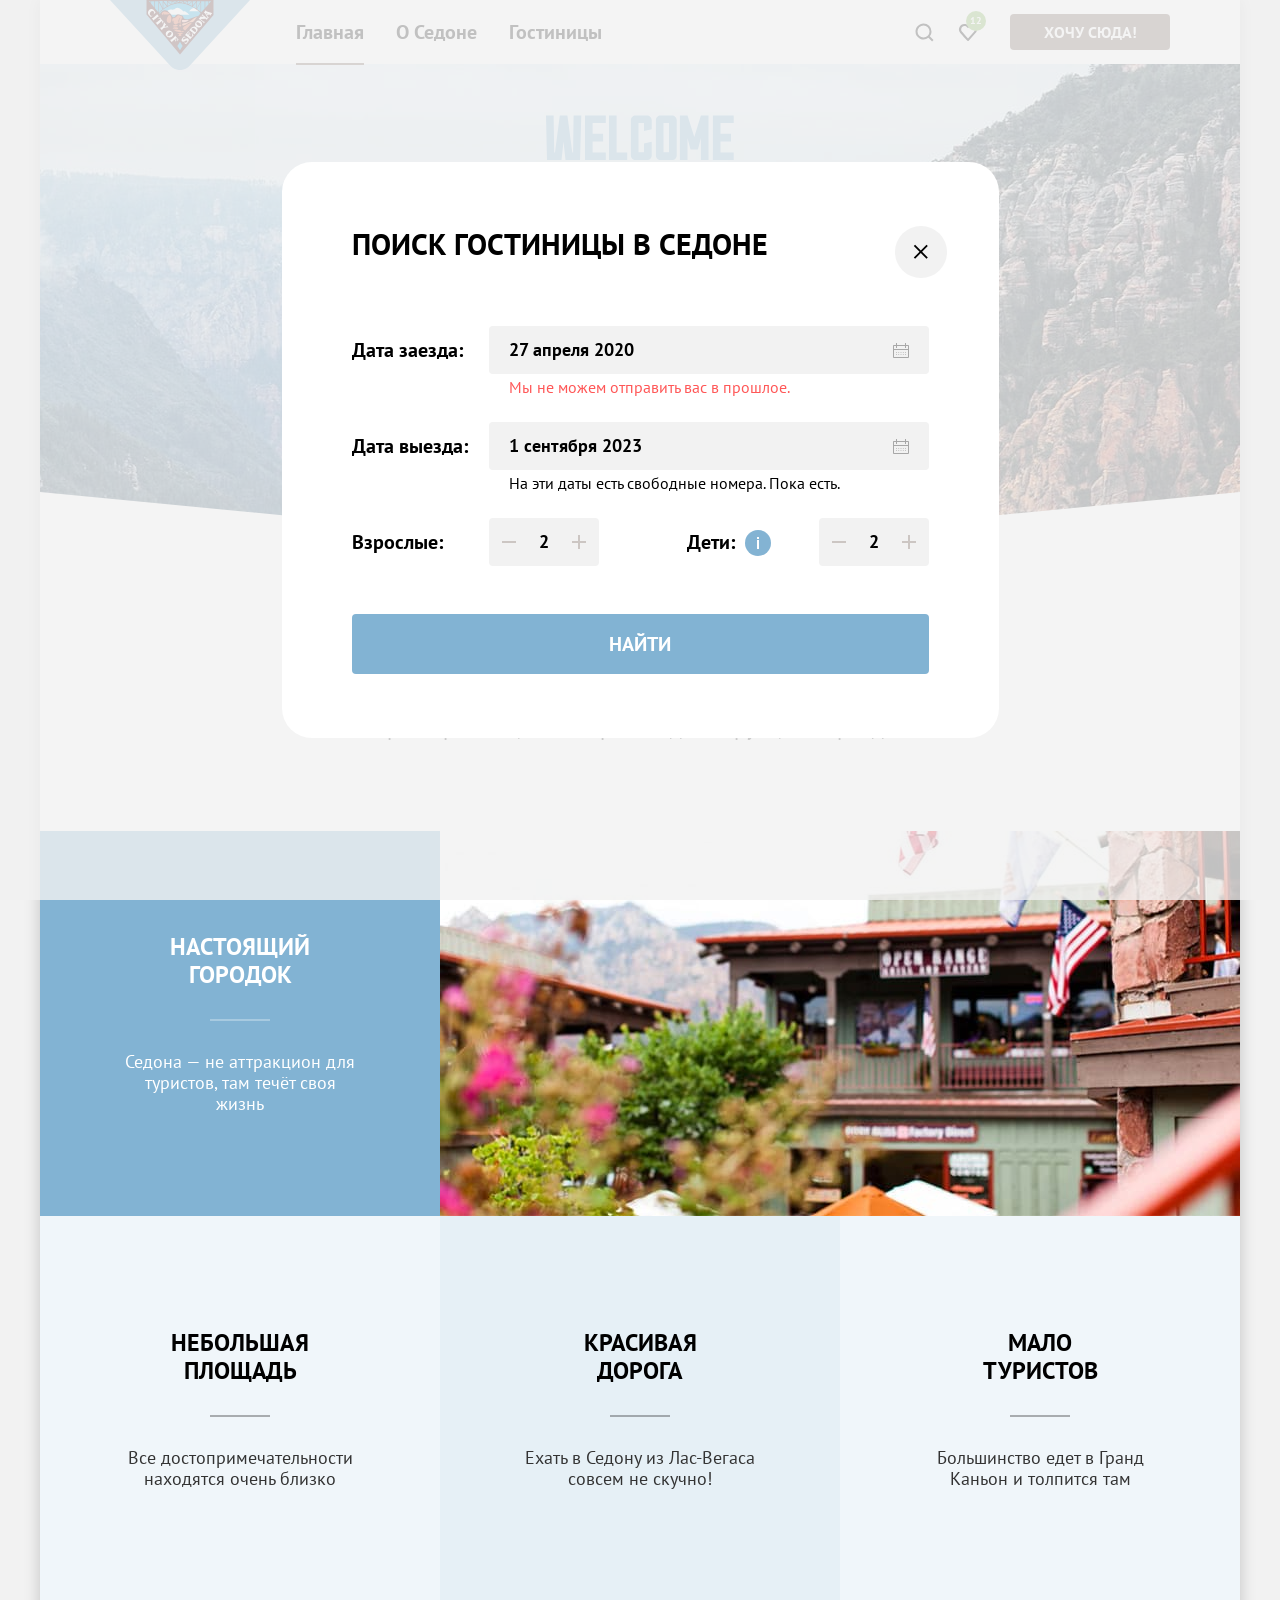
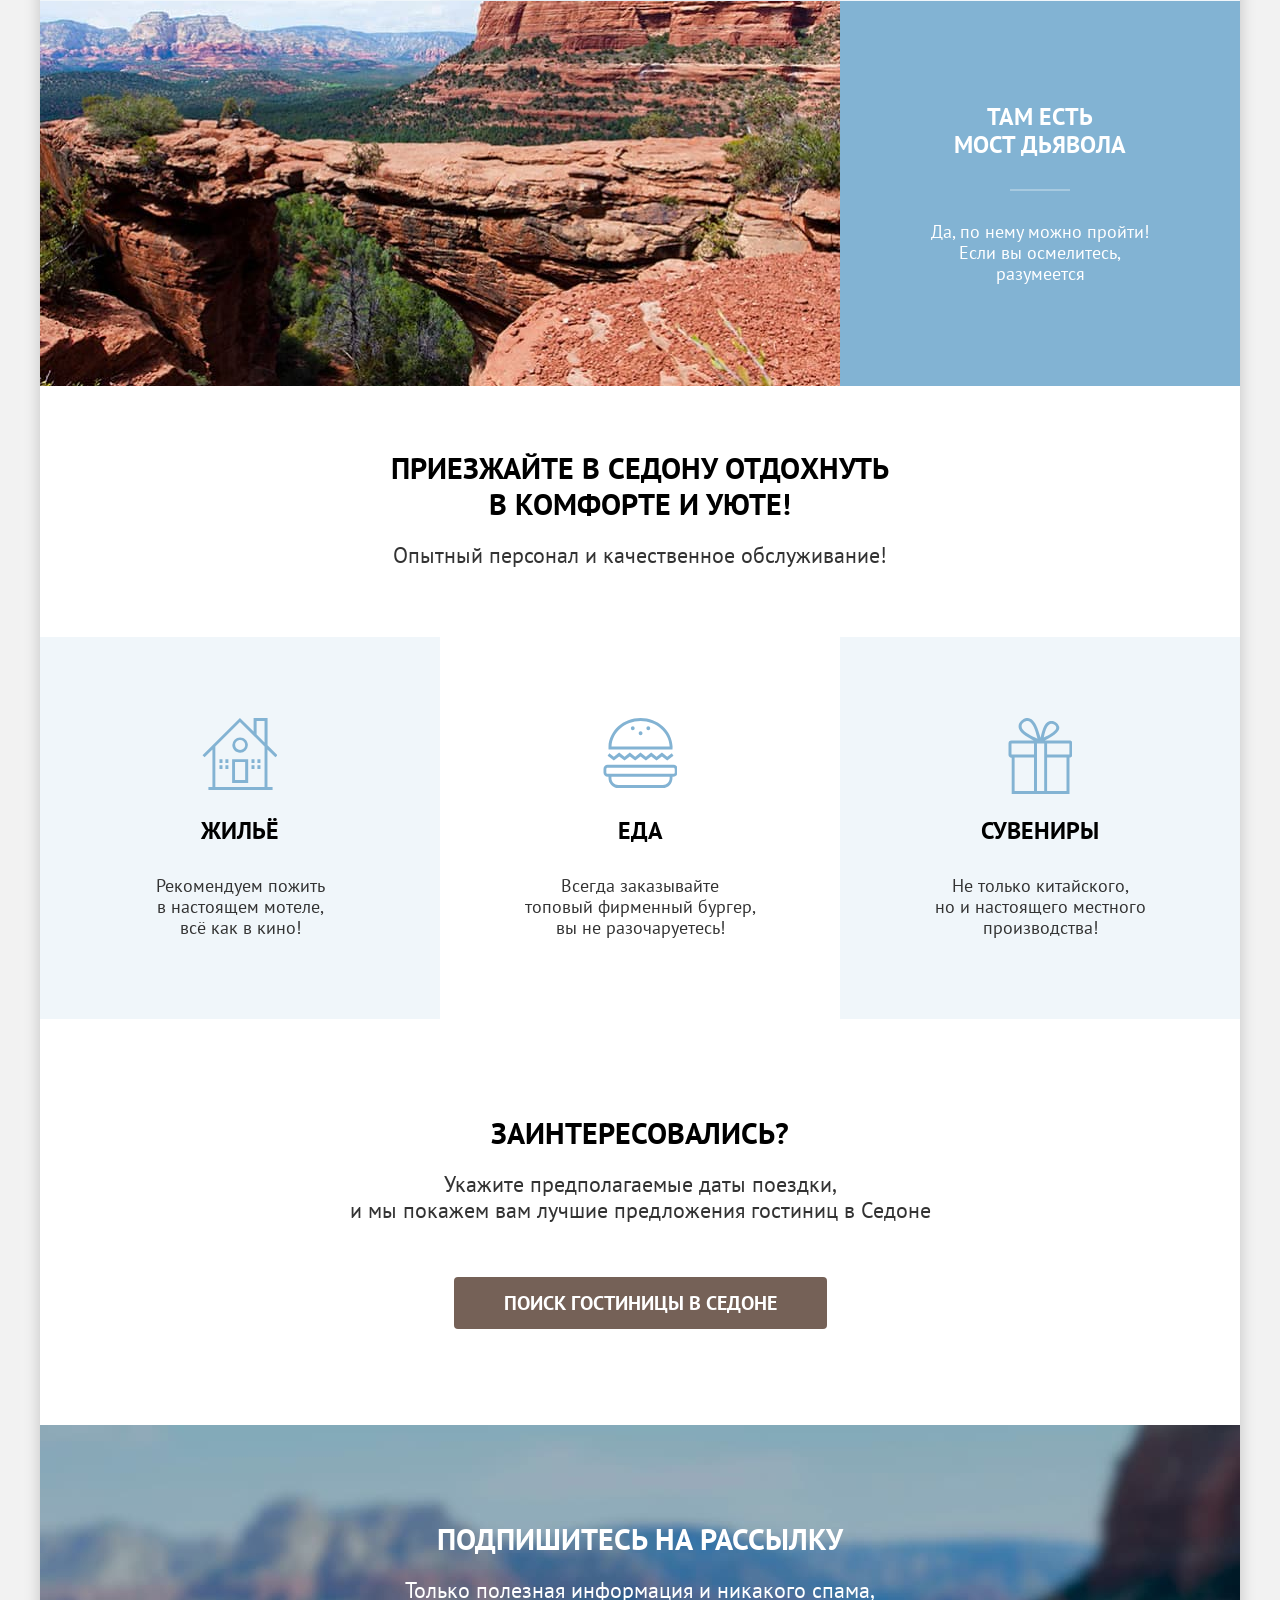
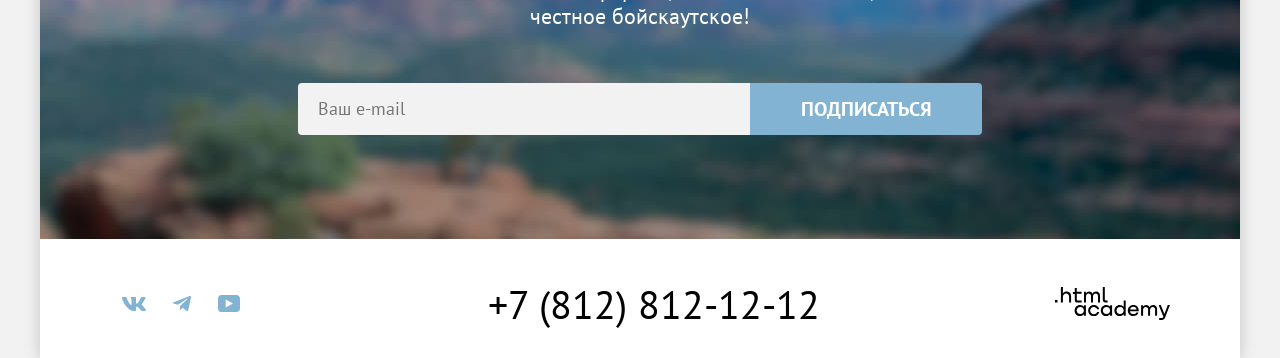
<file: modal.html>
<!DOCTYPE html>
<html lang="ru">

  <head>
    <meta charset="utf-8">
    <title>HTML Academy: Седона</title>
    <link rel="stylesheet" href="style/style.css">
    <link rel="icon" href="favicon.ico">
    <link rel="icon" type="image/png" href="img/favicon.png">
  </head>

  <body class="main-page">
<div class="main-container">
      <header class="page-header" data-test="header">
        <a class="main-logo" href="index.html">
          <img class="page-screen" src="./img/header/logo.svg" width="140" height="70" alt="Логотип сайта">
        </a>
        <nav class="navigation-page">
          <ul class="navigation-list">
            <li class="navigation-item">
              <a class="navigation-link link-current" href="index.html" aria-current="page">Главная</a>
            </li>
            <li class="navigation-item">
              <a class="navigation-link" href="#">О Седоне</a>
            </li>
            <li class="navigation-item">
              <a class="navigation-link" href="./catalog.html">Гостиницы</a>
            </li>
          </ul>
          <ul class="navigation-user">
            <li class="navigation-user-item">
              <a class="navigation-link navigation-link-user navigation-link-search" href="#">
                <span class="visually-hidden">Поиск</span>
              </a>
            </li>
            <li class="navigation-user-item">
              <a class="navigation-link navigation-link-user navigation-link-container" href="#">
                <span class="visually-hidden">Отелей в избранном:</span>
                <span class="like-number">12</span>
              </a>
            </li>
            <li class="navigation-user-item">
              <a class="navigation-wish" href="#">Хочу сюда!</a>
            </li>
          </ul>
        </nav>
      </header>
      <main class="main-index" data-test="main">
        <section class="main-index-top" data-test="hero">
          <h1 class="visually-hidden">Седона</h1>
          <img class="main-index-picture" src="img/hero/welcome.svg" width="458" height="352" alt="Добро пожаловать в Седону &quot; которая круче чем Гранд-Каньон!&quot;">
        </section>
        <section class="advantages" data-test="advantages">
          <h2 class="advantages-title">Седона — небольшой городок в Аризоне,<br>
            заслуживающий большего!</h2>
          <p class="advantages-text">Рассмотрим причины, по которым Седона круче, чем Гранд-Каньон!</p>
          <ul class="advantages-list">
            <li class="advantages-item-special">
              <div class="advantages-light-text">
                <h3 class="advantages-dark-title">Настоящий<br> городок</h3>
                <p class="advantages-dark-description">Седона — не аттракцион для туристов, там течёт своя жизнь</p>
              </div>
              <img class="advantages-picture" src="img/main/photo-1.jpg" width="800" height="385" alt="Двухэтажные домики, окруженные зеленью на фоне гор">
            </li>
            <li class="advantages-item advantages-light-block block-without-picture">
              <h3 class="advantages-block-title light-stripe">Небольшая<br> площадь</h3>
              <p class="advantages-block-description">Все достопримечательности находятся очень близко</p>
            </li>
            <li class="advantages-item advantages-medium-block">
              <h3 class="advantages-block-title medium-stripe">Красивая<br> дорога</h3>
              <p class="advantages-block-description">Ехать в Седону из Лас-Вегаса<br> совсем не скучно!</p>
            </li>
            <li class="advantages-item advantages-light-block block-without-picture">
              <h3 class="advantages-block-title light-stripe">Мало<br> туристов</h3>
              <p class="advantages-block-description">Большинство едет в Гранд Каньон и толпится там</p>
            </li>
            <li class="advantages-item-special">
              <img class="advantages-picture" src="img/main/photo-2.jpg" width="800" height="385" alt="Отвесная скала над пропастью, похожая на мост">
              <div class="advantages-light-text">
                <h3 class="advantages-dark-title">Там есть<br> мост дьявола</h3>
                <p class="advantages-dark-description">Да, по нему можно пройти! Если вы осмелитесь,<br>
                  разумеется</p>
              </div>
            </li>
          </ul>
        </section>
        <section class="advantages-service" data-test="service">
          <h2 class="advantages-title-service">Приезжайте в Седону отдохнуть<br> в комфорте и уюте!</h2>
          <p class="advantages-text-service">Опытный персонал и качественное обслуживание!</p>
          <ul class="advantages-list">
            <li class="advantages-item advantages-light-block advantages-block-service block-house">
              <h3 class="advantages-block-title">Жильё</h3>
              <p class="advantages-block-description">Рекомендуем пожить<br> в настоящем мотеле,<br> всё как в кино!
              </p>
            </li>
            <li class="advantages-item advantages-background-block advantages-block-service block-food">
              <h3 class="advantages-block-title">Еда</h3>
              <p class="advantages-block-description">Всегда заказывайте<br> топовый фирменный бургер, вы не
                разочаруетесь!</p>
            </li>
            <li class="advantages-item advantages-light-block advantages-block-service block-gift">
              <h3 class="advantages-block-title">Сувениры</h3>
              <p class="advantages-block-description">Не только китайского,<br> но и настоящего местного
                производства!</p>
            </li>
          </ul>
        </section>
        <section class="search" data-test="search">
          <h2 class="search-title">Заинтересовались?</h2>
          <p class="search-description">Укажите предполагаемые даты поездки,<br> и мы покажем вам лучшие предложения
            гостиниц в
            Седоне</p>
          <a class="open-modal-btn button-big" href="#modal-search">Поиск гостиницы в Седоне</a>
        </section>
        <section class="follow-form follow-form-special" data-test="subscribe">
          <h2 class="follow-title follow-title-special">Подпишитесь на рассылку</h2>
          <p class="follow-description follow-text-special">Только полезная информация и никакого спама,<br> честное бойскаутское!</p>
          <form class="subscribe-form" action="https://echo.htmlacademy.ru/" method="post">
            <label class="visually-hidden" for="subscribe-form-index">Ввести данные для получения рассылки</label>
            <input class="user-email" id="subscribe-form-index" placeholder="Ваш e-mail" type="email" name="user-email" required>
            <button class="subscribe-button" type="submit">Подписаться</button>
          </form>
        </section>
      </main>
      <footer class="page-footer" data-test="footer">
        <section class="footer-social">
          <h2 class="visually-hidden">Социальные сети</h2>
          <ul class="footer-list">
            <li class="footer-icon">
              <a class="footer-symbol" href="https://vk.com/htmlacademy">
                <svg aria-hidden="true" focusable="false" width="24" height="14" viewBox="0 0 24 14" fill="none" xmlns="http://www.w3.org/2000/svg">
                  <path fill-rule="evenodd" clip-rule="evenodd" d="M23.45 0.948C23.616 0.402 23.45 0 22.655 0H20.03C19.362 0 19.054 0.347 18.887 0.73C18.887 0.73 17.552 3.926 15.661 6.002C15.049 6.604 14.771 6.795 14.437 6.795C14.27 6.795 14.019 6.604 14.019 6.057V0.948C14.019 0.292 13.835 0 13.279 0H9.151C8.734 0 8.483 0.304 8.483 0.593C8.483 1.214 9.429 1.358 9.526 3.106V6.904C9.526 7.737 9.373 7.888 9.039 7.888C8.149 7.888 5.984 4.677 4.699 1.003C4.45 0.288 4.198 0 3.527 0H0.9C0.15 0 0 0.347 0 0.73C0 1.412 0.89 4.8 4.145 9.281C6.315 12.341 9.37 14 12.153 14C13.822 14 14.028 13.632 14.028 12.997V10.684C14.028 9.947 14.186 9.8 14.715 9.8C15.105 9.8 15.772 9.992 17.33 11.467C19.11 13.216 19.403 14 20.405 14H23.03C23.78 14 24.156 13.632 23.94 12.904C23.702 12.18 22.852 11.129 21.725 9.882C21.113 9.172 20.195 8.407 19.916 8.024C19.527 7.533 19.638 7.314 19.916 6.877C19.916 6.877 23.116 2.451 23.449 0.948H23.45Z" fill="currentColor" />
                </svg>
                <span class="visually-hidden">Вконтакте</span>
              </a>
            </li>
            <li class="footer-icon">
              <a class="footer-symbol" href="https://t.me/htmlacademy">
                <svg aria-hidden="true" focusable="false" width="18" height="16" viewBox="0 0 18 16" fill="none" xmlns="http://www.w3.org/2000/svg">
                  <path d="M16.785 0.0992597L0.840489 6.24776C-0.247661 6.68481 -0.241365 7.29184 0.640845 7.56253L4.73445 8.83953L14.2058 2.8637C14.6537 2.59121 15.0629 2.7378 14.7265 3.03636L7.05283 9.96185H7.05103L7.05283 9.96275L6.77045 14.1823C7.18413 14.1823 7.36669 13.9925 7.59871 13.7686L9.58705 11.8351L13.7229 14.89C14.4855 15.31 15.0332 15.0941 15.2229 14.1841L17.9379 1.38885C18.2158 0.274623 17.5126 -0.229883 16.785 0.0992597Z" fill="currentColor" />
                </svg>
                <span class="visually-hidden">Телеграм</span>
              </a>
            </li>
            <li class="footer-icon">
              <a class="footer-symbol" href="https://www.youtube.com/user/htmlacademyru">
                <svg aria-hidden="true" focusable="false" width="22" height="17" viewBox="0 0 22 17" fill="none" xmlns="http://www.w3.org/2000/svg">
                  <path d="M18.607 0H3.17413C1.31343 0 0 1.59375 0 3.4V13.4937C0 15.4062 1.31343 17 3.17413 17H18.8259C20.4677 17 22 15.4062 22 13.6V3.4C21.7811 1.59375 20.4677 0 18.607 0ZM7.66169 12.5375V4.4625L14.995 8.5L7.66169 12.5375Z" fill="currentColor" />
                </svg>
                <span class="visually-hidden">Ютуб</span>
              </a>
            </li>
          </ul>
        </section>
        <section class="footer-contacts">
          <h2 class="visually-hidden">Контакты</h2>
          <address class="footer-address">
            <a class="footer-phone" href="tel:+78128121212">+7 (812) 812-12-12</a>
          </address>
        </section>
        <section class="footer-copyright">
          <h2 class="visually-hidden">Правообладатель</h2>
          <a class="academy-link" href="https://htmlacademy.ru/intensive/htmlcss">
            <svg width="115" height="33" viewBox="0 0 115 33" fill="none" xmlns="http://www.w3.org/2000/svg">
              <path d="M0 12.9V15.5H2.5V12.9H0Z" fill="currentColor" />
              <path d="M11.6 4.5C10 4.5 8.8 5.2 8 6.2H7.9V0H5.9V15.5H7.9V10.2C7.9 8.1 9.2 6.6 11.2 6.6C13 6.6 14.1 8 14.1 9.8V15.5H16.1V9.4C16.2 6.4 14.3 4.5 11.6 4.5Z" fill="currentColor" />
              <path d="M26.6 4.8H21.8V1.1H19.8V4.9H17.9V6.9H19.8V12.9C19.8 14.6 20.8 15.6 22.5 15.6H26.6V13.6H22.9C22.2 13.6 21.8 13.2 21.8 12.5V6.8H26.6V4.8Z" fill="currentColor" />
              <path d="M41.1 4.6C39.5 4.6 38.2 5.4 37.6 6.7H37.5C36.9 5.5 35.7 4.6 34.1 4.6C32.7 4.6 31.6 5.4 31 6.4H30.9V4.8H29V15.4H31V10C31 8 32 6.5 33.6 6.5C35.1 6.5 36 7.5 36 9.1V15.4H38V9.8C38 7.4 39.4 6.5 40.6 6.5C42.1 6.5 43 7.5 43 9.1V15.4H45V8.9C45.1 6.4 43.6 4.6 41.1 4.6Z" fill="currentColor" />
              <path d="M47.8 12.7C47.8 14.4 48.8 15.4 50.6 15.4H52.6V13.4H50.9C50.2 13.4 49.8 13 49.8 12.3V0H47.8V12.7Z" fill="currentColor" />
              <path d="M28.9 19.7C28 18.6 26.7 17.9 25 17.9C21.9 17.9 19.6 20.2 19.6 23.5C19.6 26.8 21.9 29.1 25 29.1C26.8 29.1 28 28.3 28.8 27.2H28.9V28.8H30.9V18.2H28.9V19.7ZM25.3 27.1C23.1 27.1 21.7 25.5 21.7 23.5C21.7 21.5 23.1 19.9 25.3 19.9C27.5 19.9 28.9 21.5 28.9 23.5C28.9 25.4 27.5 27.1 25.3 27.1Z" fill="currentColor" />
              <path d="M44.2 22C43.7 19.6 41.6 17.9 38.8 17.9C35.4 17.9 33.2 20.4 33.2 23.5C33.2 26.6 35.4 29.1 38.8 29.1C41.6 29.1 43.7 27.3 44.2 24.9H42.1C41.7 26.2 40.4 27.2 38.8 27.2C36.6 27.2 35.2 25.6 35.2 23.6C35.2 21.6 36.6 20 38.8 20C40.4 20 41.6 21 42.1 22.2H44.2V22Z" fill="currentColor" />
              <path d="M55.1 19.7C54.2 18.6 52.9 17.9 51.2 17.9C48.1 17.9 45.8 20.2 45.8 23.5C45.8 26.8 48.1 29.1 51.2 29.1C53 29.1 54.2 28.3 55 27.2H55.1V28.8H57.1V18.2H55.1V19.7ZM51.5 27.1C49.3 27.1 47.9 25.5 47.9 23.5C47.9 21.5 49.3 19.9 51.5 19.9C53.7 19.9 55.1 21.5 55.1 23.5C55.1 25.4 53.6 27.1 51.5 27.1Z" fill="currentColor" />
              <path d="M68.7 19.8C67.8 18.7 66.5 17.9 64.8 17.9C61.7 17.9 59.4 20.2 59.4 23.5C59.4 26.8 61.6 29.1 64.8 29.1C66.5 29.1 67.8 28.3 68.6 27.3H68.7V28.8H70.7V13.4H68.7V19.8ZM65.1 27.1C62.9 27.1 61.5 25.5 61.5 23.5C61.5 21.5 62.9 19.9 65.1 19.9C67.3 19.9 68.7 21.5 68.7 23.5C68.6 25.5 67.2 27.1 65.1 27.1Z" fill="currentColor" />
              <path d="M78.3 17.9C75 17.9 72.8 20.4 72.8 23.5C72.8 26.5 74.9 29.1 78.3 29.1C80.8 29.1 82.8 27.8 83.5 25.5H81.4C80.9 26.5 79.8 27.1 78.4 27.1C76.5 27.1 75.1 25.8 75 24.2H83.8C84 20.6 81.8 17.9 78.3 17.9ZM78.3 19.8C80 19.8 81.3 20.8 81.6 22.4H75.1C75.4 20.9 76.6 19.8 78.3 19.8Z" fill="currentColor" />
              <path d="M98.2 17.9C96.6 17.9 95.3 18.7 94.6 19.9H94.5C93.9 18.7 92.7 17.9 91.1 17.9C89.7 17.9 88.6 18.6 88 19.7V18.2H86.1V28.8H88.1V23.4C88.1 21.4 89.1 20 90.7 19.9C92.2 19.9 93.1 20.9 93.1 22.5V28.8H95.1V23.2C95.1 20.8 96.5 19.9 97.7 19.9C99.2 19.9 100.1 20.9 100.1 22.5V28.8H102.1V22.3C102.2 19.7 100.7 17.9 98.2 17.9Z" fill="currentColor" />
              <path d="M109.4 27L105.8 18.1H103.6L108.4 29.7C108.1 30.6 107.7 30.9 106.7 30.9H104.2V32.9H106.7C108.5 32.9 109.5 32.1 110.2 30.3L114.9 18.1H112.8L109.4 27Z" fill="currentColor" />
            </svg>
          </a>
        </section>
      </footer>
    </div>
    <div class="modal-container modal-container-open" id="modal-search" aria-hidden="false" data-test="modal">
      <a class="modal-close-overlay" href="#" aria-hidden="true" tabindex="-1"></a>
      <div class="modal modal-search">
        <a class="modal-close-button" href="#">
          <span class="visually-hidden">Закрыть</span>
        </a>
        <section class="modal-content">
          <h2 class="modal-title">Поиск гостиницы в Седоне</h2>
          <form class="search-form" action="https://echo.htmlacademy.ru/" method="post">
            <label class="modal-search-label" for="checkin">Дата заезда:</label>
            <div class="commented-input">
              <input class="modal-search-input" id="checkin" name="checkin" type="text" placeholder="Укажите дату" value="27 апреля 2020" required>
              <span class="message message-error">Мы не можем отправить вас в прошлое.</span>
            </div>

            <label class="modal-search-label" for="departure">Дата выезда:</label>
            <div class="commented-input">
              <input class="modal-search-input" id="departure" name="departure" type="text" placeholder="Укажите дату" value="1 сентября 2023" required>
              <span class="message message-valid">На эти даты есть свободные номера. Пока есть.</span>
            </div>

            <label class="modal-search-adults" for="adults">Взрослые:</label>
            <div class="count-controls">
              <button class="decrease" type="button">
                <svg width="14" height="2" viewBox="0 0 14 2" xmlns="http://www.w3.org/2000/svg">
                  <path d="M0 0L0 2L14 2V0L0 0Z" />
                </svg>
                <span class="visually-hidden">Уменьшить количество взрослых на 1</span>
              </button>
              <input class="modal-search-count-input" type="number" id="adults" name="adults-count" placeholder="1" min="1" value="2" required>
              <button class="increase" type="button">
                <span class="visually-hidden">Увеличить количество взрослых на 1</span>
                <svg width="20" height="20" viewBox="0 0 20 20" xmlns="http://www.w3.org/2000/svg">
                  <path d="M17 9H11V3H9V9H3V11H9V17H11V11H17V9Z" />
                </svg>
              </button>
            </div>

            <div class="modal-search-children">
              <label for="children">Дети:</label>
              <button class="info-button" type="button" aria-label="Информация о размещении детей"></button>
              <span class="info-text">Укажите количество детей, которые
                будут с вами, возраст которых от 6 до 18 лет. Дети до 6 лет размещаются бесплатно.
              </span>
            </div>

            <div class="count-controls">
              <button class="decrease" type="button">
                <span class="visually-hidden">Уменьшить количество детей на 1</span>
                <svg width="14" height="2" viewBox="0 0 14 2" xmlns="http://www.w3.org/2000/svg">
                  <path d="M0 0L0 2L14 2V0L0 0Z" />
                </svg>
              </button>
              <input class="modal-search-count-input" type="number" id="children" name="children-count" placeholder="1" min="0" value="2" required>
              <button class="increase" type="button">
                <span class="visually-hidden">Увеличить количество детей на 1</span>
                <svg width="20" height="20" viewBox="0 0 20 20" xmlns="http://www.w3.org/2000/svg">
                  <path d="M17 9H11V3H9V9H3V11H9V17H11V11H17V9Z" />
                </svg>
              </button>
            </div>
            <button class="modal-search-button button-secondary" type="submit">Найти</button>
          </form>

        </section>
      </div>
    </div>

  </body>

</html>
</file>
<file: style/style.css>
@font-face {
  font-family: "PT Sans";
  font-style: normal;
  font-weight: 400;
  src: url("../fonts/ptsans-400.woff2") format("woff2");
  font-display: swap;
}

@font-face {
  font-family: "PT Sans";
  font-style: normal;
  font-weight: 700;
  src: url("../fonts/ptsans-700.woff2") format("woff2");
  font-display: swap;
}

img {
  max-width: 100%;
  height: auto;
  object-fit: contain;
}

html {
  height: 100%;
}

body {
  margin: 0;
  height: 100%;
  font-family: "PT Sans", "Arial", sans-serif;
  font-style: normal;
  font-size: 22px;
  font-weight: 400;
  line-height: 26px;
  color: #333333;
  background-color: #f2f2f2;
}


:root {
  --text-primary-color: #000000;
  --text-primary-rgba20-color:  rgba(0, 0, 0, 0.2);
  --text-secondary-color: #333333;
  --text-on-bg-color: #ffffff;
  --text-on-bg-rgba30-color: rgba(255, 255, 255, 0.3);
  --text-error-color: #ff5757;
  --hover-color: #756157;  /* логотип Academy, телефон, название гостиницы в карточке */
  --hover-decor-color: #756257;  /* черта в навигации */
  --hover-breadcrumbs-rgba60-color: rgba(255, 255, 255, 0.6);
  --active-breadcrumbs-rgba30-color: rgba(255, 255, 255, 0.3);
  --active-rgba30-color: rgba(117, 97, 87, 0.3); /* логотип Academy, телефон, название гостиницы в карточке */

  --bg-basic-color: #000000;
  --bg-primary-color: #ffffff;
  --bg-primary-rgba30-color: rgba(255, 255, 255, 0.3);
  --bg-secondary-color: #82b3d3;
  --bg-secondary-rgba20-color: rgba(131, 179, 211, 0.2);
  --bg-secondary-rgba12-color: rgba(131, 179, 211, 0.12);
  --bg-duplicate-color: #6e8495;
  --bg-ultralight-color: #f2f2f2;
  --bg-transparent: transparent;
  --bg-overlay-color: rgba(242, 242, 242, 0.8);
  --bg-tooltip-color: #333333;
  --bg-tooltip-icon-color: #83b3d3;
  --active-bg-basic-rgba30-color: rgba(0, 0, 0, 0.3);

  --hover-icons-color: #68a2ca;  /* иконки соц сетей */
  --active-icons-rgba30-color: rgba(104, 162, 202, 0.3);

  --button-bg-basic: #756157;
  --button-bg-secondary: #82b3d3;
  --button-bg-favorite: #7db64f;
  --button-bg-disabled: #e5e5e5;
  --hover-button-bg-basic-color: #615048;
  --hover-button-bg-secondary-color: #68a2ca;
  --hover-button-bg-favorite-color: #6c9e42;

  --border-basic-color: #000000;
  --border-rgba30-basic-color: rgba(0, 0, 0, 0.3);
  --border-middle-color: #e6e6e6;
  --border-light-color: #e5e5e5;

  --input-control-color: #3f5e72;
  --input-count-color: rgba(117, 97, 87, 0.3);
  --hover-input-color: #e6e6e6;
  --disabled-input-bg-color: #bebebe;
  --disabled-input-text-color: #a4a4a4;

  --focus-outline-color: #68a2ca;
  --focus-button-reset-outline-color: #83b3d3;
  --focus-input-outline-color: #83b3d3;

  --shadow-rgba20-basic: rgba(0, 0, 0, 0.2);
  --shadow-rgba15-basic: rgba(0, 0, 0, 0.15);
  --shadow-rgba25-basic: rgba(0, 0, 0, 0.25);
  --shadow-rgba30-basic: rgba(0, 0, 0, 0.3);
  --shadow-rgba40-basic: rgba(0, 0, 0, 0.4);
  --shadow-middle-color: #e6e6e6;
}

input[type="number"] {
  appearance: textfield;
}

.visually-hidden {
  position: absolute;
  width: 1px;
  height: 1px;
  margin: -1px;
  padding: 0;
  border: 0;
  clip: rect(0 0 0 0);
  overflow: hidden;
}

.main-page {
  min-width: 1280px;
  margin: 0;
  height: 100%;
  font-family: "PT Sans", sans-serif;
  font-style: normal;
  font-size: 18px;
  line-height: 21px;
  font-weight: 400;
  color: #000000;
  background-color: #f2f2f2;
}

.main-container {
  display: flex;
  flex-direction: column;
  min-height: 100%;
  margin: 0 auto;
  width: 1200px;
  box-shadow: 0 0 15px 0 rgba(0, 0, 0, 0.2);
  background-color: #ffffff;
}

/* header */

.page-header {
  display: flex;
  gap: 30px;
  padding-left: 70px;
  padding-right: 70px;
  color: #000000;
}

.main-logo {
  position: relative;
  z-index: 1;
  display: block;
  width: 140px;
  height: 70px;
  margin-bottom: -6px;
}

.main-logo:hover,
.main-logo:focus {
  opacity: 0.8;
}

.main-logo:active {
  opacity: 0.5;
}

.page-screen {
  width: 140px;
  height: 70px;
}

.navigation-page {
  display: flex;
  justify-content: space-between;
  flex-grow: 1;
}

.navigation-list {
  display: flex;
  flex-wrap: wrap;
  min-width: 339px;
  max-width: 470px;
  margin: 0;
  padding: 0;
}

.navigation-item {
  list-style: none;
}

.navigation-link {
  display: block;
  padding: 20px 16px;
  font-size: 20px;
  line-height: 24px;
  font-weight: 700;
  color: inherit;
  text-align: center;
  text-decoration: none;
}

.navigation-link:hover,
.navigation-link:focus {
  color: #756157;
}

.navigation-link:active {
  color: rgba(117, 97, 87, 0.3);
}

.navigation-user {
  display: flex;
  align-items: center;
  gap: 0;
  margin: 0;
  padding: 0;
}

.navigation-user-item:last-child {
  margin-left: 20px;
}

.navigation-link-user {
  display: flex;
  align-items: center;
  justify-content: center;
  width: 44px;
  height: 64px;
  box-sizing: border-box;
  background-repeat: no-repeat;
  background-position: center;
}

.navigation-link-user:hover {
  opacity: 0.6;
}

.navigation-link-user:focus-visible {
  outline: 3px solid #83b3d3;
  outline-offset: -3px;
}

.navigation-link-user:active {
  opacity: 0.3;
}

.navigation-link-search {
  background-image: url("../img/header/search.svg");
}

.navigation-link-container {
  position: relative;
  max-width: 44px;
  background-image: url("../img/header/heart.svg");
}

.like-number {
  position: absolute;
  top: 11px;
  right: 4px;

  width: 20px;
  height: 20px;
  box-sizing: border-box;
  padding: 5px 0;

  font-family: inherit;
  font-style: inherit;
  font-weight: inherit;
  font-size: 10px;
  line-height: 10px;
  text-align: center;
  color: #ffffff;

  background-color: #7db54f;
  border-radius: 50%;
}

.link-current {
  position: relative;
  cursor: default;
}

.link-current::before {
  position: absolute;
  z-index: 1;
  left: 0;
  bottom: -1px;
  width: calc(100% - 16px - 16px);
  height: 2px;
  margin-left: 16px;
  background-color: #756257;
  content: "";
}

.link-current.navigation-link:hover,
.link-current.navigation-link:focus-visible,
.link-current.navigation-link:active {
  color: inherit;
}

.navigation-user-item {
  list-style: none;
}

.navigation-wish {
  display: block;
  width: 160px;
  box-sizing: border-box;
  white-space: normal;
  overflow-wrap: anywhere;
  min-height: 36px;

  padding-top: 8px;
  padding-bottom: 8px;
  padding-left: 28px;
  padding-right: 28px;

  font-family: inherit;
  font-style: inherit;
  font-weight: 700;
  font-size: 16px;
  line-height: 20px;
  text-transform: uppercase;
  text-decoration: none;
  color: #ffffff;
  text-align: center;
  background-color: #756157;
  border-radius: 4px;
}

.navigation-wish:hover,
.navigation-wish:focus {
  background-color: #615048;
}

.navigation-wish:active {
  background-color: #756157;
  color: #9e9089;
}

/* hero main page*/

.main-index,
.main-catalog {
  flex-grow: 1;
}

.main-index-top {
  position: relative;
  padding-top: 51px;
  padding-bottom: 82px;
  padding-left: 371px;
  padding-right: 371px;
  text-align: center;
  color: #000000;
  background-color: #3f5e72;
  background-image: url("../img/hero/background-canyon.jpg");
  background-size: cover;
  background-repeat: no-repeat;
  background-position: center;
}

.main-index-top::before {
  position: absolute;
  bottom: 0;
  left: 0;
  width: 100%;
  height: 57px;
  content: "";
  background-image: url("../img/hero/background-vector.svg");
  background-size: 100% auto;
  background-repeat: no-repeat;
  background-position: center;
}

.main-index-picture {
  display: block;
  width: 458px;
  height: 352px;
}

/* advantages */
.advantages {
  margin: 0;
  padding: 0;
  padding-top: 69px;
  text-align: center;
  background-color: #ffffff;
}

.advantages-item {
  width: 232px;
}

.advantages-picture {
  display: block;
  width: 800px;
  height: 385px;
}

.advantages-title {
  margin: 0;
  padding: 0 85px;
  margin-bottom: 25px;
  font-style: inherit;
  font-size: 30px;
  line-height: 36px;
  text-transform: uppercase;
}

.advantages-text {
  margin: 0;
  margin-bottom: 90px;
  padding: 0 85px;
  font-style: inherit;
  font-weight: inherit;
  font-size: 22px;
  line-height: 26px;
  color: #333333;
}

.advantages-list {
  padding: 0;
  margin: 0;
  display: flex;
  flex-wrap: wrap;
  list-style: none;
}

.advantages-block-title {
  margin: 0;
  padding: 0;
  font-style: inherit;
  font-size: 24px;
  line-height: 28px;
  text-transform: uppercase;
}

.advantages-light-block {
  color: #000000;
  background-color: rgba(131, 179, 211, 0.12);
}


.advantages-dark-title {
  position: relative;
  margin: 0;
  padding: 0;
  font-style: inherit;
  font-size: 24px;
  line-height: 28px;
  text-transform: uppercase;
}

.advantages-dark-title::before {
  background-color: #a7cae0;
}

.advantages-dark-title::before,
.light-stripe::before,
.medium-stripe::before {
  position: absolute;
  bottom: -32px;
  left: 50%;
  width: 60px;
  height: 2px;
  margin-left: -30px;
  content: "";
}

.light-stripe,
.medium-stripe {
  position: relative;
}

.light-stripe::before {
  background-color: #a8acaf;
}

.medium-stripe::before {
  background-color: #a1a8ad;
}

.advantages-dark-description {
  margin: 0;
  padding: 0;
}

.advantages-block-description {
  margin: 0;
  padding: 0;
  font-style: inherit;
  text-align: center;
  color: #333333;
}

.advantages-light-text {
  display: flex;
  flex-grow: 1;
  flex-direction: column;
  justify-content: center;
  gap: 62px;
  margin: 0;
  padding: 102px 84px;
}

.advantages-item-special {
  display: flex;
  flex-grow: 1;
  justify-content: space-between;
  color: #ffffff;
  background-color: #82b3d3;
}

.block-without-picture {
  display: flex;
  flex-direction: column;
  justify-content: center;
  gap: 62px;
  margin: 0;
  padding: 102px 84px;
  min-height: 181px;
}

.advantages-medium-block {
  display: flex;
  flex-direction: column;
  justify-content: center;
  gap: 62px;
  padding: 102px 84px;
  min-height: 181px;
  color: #000000;
  background-color: rgba(131, 179, 211, 0.2);
}

/*  services  */

.advantages-service {
  margin: 0;
  padding: 0;
  padding-top: 64px;
  text-align: center;
  background-color: #ffffff;
}

.advantages-title-service {
  padding: 0 85px;
  margin: 0;
  margin-bottom: 20px;
  font-style: inherit;
  font-size: 30px;
  line-height: 36px;
  text-transform: uppercase;
}

.advantages-text-service {
  margin: 0;
  margin-bottom: 69px;
  padding: 0 85px;
  font-style: inherit;
  font-weight: inherit;
  font-size: 22px;
  line-height: 26px;
  color: #333333;
}

.block-house {
  position: relative;
}

.block-house::before {
  position: absolute;
  top: 81px;
  left: 50%;
  width: 75px;
  height: 72px;
  margin-left: -38px;
  content: "";
  background-image: url("../img/main/house.svg");
  background-repeat: no-repeat;
}

.block-food {
  position: relative;
}

.block-food::before {
  position: absolute;
  top: 81px;
  left: 50%;
  width: 74px;
  height: 70px;
  margin-left: -37px;
  content: "";
  background-image: url("../img/main/food.svg");
  background-repeat: no-repeat;
}

.block-gift {
  position: relative;
}

.block-gift::before {
  position: absolute;
  top: 81px;
  left: 50%;
  width: 64px;
  height: 76px;
  margin-left: -32px;
  content: "";
  background-image: url("../img/main/gift.svg");
  background-repeat: no-repeat;
}

.advantages-block-service {
  display: flex;
  flex-direction: column;
  align-items: center;
  gap: 30px;
  padding-left: 84px;
  padding-right: 84px;
  padding-bottom: 81px;
  padding-top: 180px;
  min-height: 121px;
}

.advantages-background-block {
  color: #000000;
  background-color: #ffffff;
}

.service-light-block {
  display: flex;
  flex-direction: column;
  justify-content: center;
  gap: 30px;
}


/* modal */

.search {
  padding: 96px;
  text-align: center;
}

.search-title {
  margin: 0;
  margin-bottom: 20px;
  font-style: inherit;
  font-weight: 700;
  font-size: 30px;
  line-height: 36px;
  text-transform: uppercase;
}

.search-description {
  margin: 0;
  font-style: inherit;
  font-size: 22px;
  line-height: 26px;
  color: #333333;
}

.search-button {
  min-width: 376px;
  padding: 8px 50px;
  font-family: inherit;
  font-style: inherit;
  font-weight: 700;
  font-size: 20px;
  line-height: 36px;
  text-transform: uppercase;
  color: #ffffff;
  border: none;
  border-radius: 4px;
  background-color: #756157;
  cursor: pointer;
}

.search-button:hover,
.search-button:focus {
  background-color: #615048;
}


.search-button:active {
  color: #9e9089;
  background-color: #756157;
}

.search-button:disabled {
  background-color: #e5e5e5;
  cursor: not-allowed;
}

/* catalog bunner */
.catalog-header {
  padding: 70px;
  padding-top: 35px;
  text-align: left;
  color: #ffffff;
  background-image: url("../img/catalog/bg-filter.jpg");
  background-size: cover;
  background-repeat: no-repeat;
  background-position: center;
  background-color: #3f5e72;
}

.catalog-title {
  margin: 0;
  margin-bottom: 8px;
  font-style: inherit;
  font-weight: 700;
  font-size: 30px;
  line-height: 36px;
}

h1.catalog-title {
  margin: 0;
  margin-bottom: 8px;
  font-style: inherit;
  font-weight: 700;
  font-size: 60px;
  line-height: 78px;
  text-transform: capitalize;
}

.breadcrumbs {
  display: flex;
  flex-wrap: wrap;
  margin: 0;
  padding: 0;
  margin-bottom: 40px;
  gap: 28px;
  background-image: none;
  list-style: none;
}

.breadcrumbs-item {
  position: relative;
  min-width: 13px;
}

.breadcrumbs-item:not(:last-child)::after {
  position: absolute;
  top: 50%;
  right: -18px;
  width: 8px;
  height: 11px;
  background-image: url("../img/breadcrumps/arrow-logo.svg");
  background-repeat: no-repeat;
  background-position: center;
  transform: translateY(-50%);
  content: "";
}

.breadcrumbs-link {
  font-style: inherit;
  font-weight: inherit;
  font-size: 16px;
  line-height: inherit;
  text-decoration: none;
  color: #ffffff;
}

a.breadcrumbs-link:hover {
  color: rgba(255, 255, 255, 0.6);
}

a.breadcrumbs-link:focus {
  color: #ffffff;
}

a.breadcrumbs-link:active {
  color: rgba(255, 255, 255, 0.3);
}


/*  Перечень фильтров для поиска отелей   */

.filter-list {
  display: flex;
  gap: 70px;
}

.filter-list-options {
  display: flex;
  flex-direction: column;
  margin: 0;
  padding: 0;
  min-width: 150px;
  border: none;
}

.filter-list-title {
  padding: 0;
  margin: 0;
  margin-bottom: 32px;
  font-style: inherit;
  font-weight: 700;
  font-size: 20px;
  line-height: 24px;
  text-transform: capitalize;
}

.control {
  position: relative;
  padding-left: 36px;
}

.control:not(:last-child) {
  margin-bottom: 16px;
}

/* Чекбоксы */

.check-pointer {
  position: absolute;
  left: 0;
  top: 0;
  width: 20px;
  height: 20px;
  background-color: #ffffff;
  border: none;
  border-radius: 4px;
}

.check-title {
  margin: 0;
  font-style: inherit;
  font-weight: inherit;
  font-size: inherit;
  line-height: 23px;
  color: #ffffff;
}

.control:has(.control-input:hover) {
  opacity: 0.6;
}

.control:has(.control-input:active) {
  opacity: 0.3;
}

.control-input:focus ~ .check-pointer {
  background-color: #ffffff;
  outline: 3px solid #83b3d3;
}

.control-input:disabled ~ .check-title {
  opacity: 0.1;
}

.control-input:disabled ~ .check-pointer {
  opacity: 0.1;
}

.control-input[type="checkbox"]:checked + .check-pointer::before {
  position: absolute;
  top: 6px;
  left: 4px;
  width: 12px;
  height: 10px;
  content: "";
  background-image: url("../img/catalog/checkmark.svg");
  background-repeat: no-repeat;
}

/* Радио кнопки */

.radio-pointer {
  position: absolute;
  left: 0;
  top: 0;
  width: 20px;
  height: 20px;
  background-color: #ffffff;
  border: none;
  border-radius: 50%;
}

.radio-title {
  margin: 0;
  font-style: inherit;
  font-weight: inherit;
  font-size: inherit;
  line-height: 23px;
  color: #ffffff;
}

.control-input:focus ~ .radio-pointer {
  background-color: #ffffff;
  outline: 3px solid #83b3d3;
}

.control-input:disabled ~ .radio-title {
  opacity: 0.1;
}

.control-input:disabled ~ .radio-pointer {
  opacity: 0.1;
}

.control-input[type="radio"]:checked + .radio-pointer::before {
  position: absolute;
  top: 50%;
  left: 50%;
  transform: translate(-50%, -50%);
  width: 10px;
  height: 10px;
  border-radius: 50%;
  background-color: #3f5e72;
  content: "";
}

/* Фильтр цены */

.price-filter-field {
  margin: 0;
  padding: 0;
  min-width: 289px;
  padding-left: 70px;
  border: none;
}

.price-filter-input-wrapper {
  display: flex;
  gap: 2px;
}

.price-filter-input {
  padding: 0;
  align-items: center;
  height: 48px;
  font-family: inherit;
  font-style: inherit;
  font-weight: 700;
  font-size: 18px;
  line-height: 24px;
  color: #000000;
  background-color: #f2f2f2;
  border: none;
  appearance: textfield;
}

.price-filter-input::-webkit-outer-spin-button,
.price-filter-input::-webkit-inner-spin-button {
  appearance: none;
  margin: 0;
}

.price-filter-input:hover {
  background-color: #e5e5e5;
}

.price-filter-input:focus {
  background-color: #e5e5e5;
  outline: 3px solid #83b3d3;
  border-radius: 4px;
}

.price-filter-input:active {
  background-color: #e5e5e5;
}

.price-filter-input-min {
  padding-left: 20px;
  padding-right: 57px;
  width: 66px;
  border-top-left-radius: 4px;
  border-bottom-left-radius: 4px;
}

.price-filter-input-max {
  padding-left: 22px;
  padding-right: 63px;
  width: 61px;
  border-top-right-radius: 4px;
  border-bottom-right-radius: 4px;
}

.price-filter {
  position: relative;
  display: block;
}

.price-track-scale {
  position: relative;
  height: 4px;
  margin-top: 44px;
  background-color: #60676c;
}

.price-track-scale-current {
  position: absolute;
  height: 4px;
  background-color: #ffffff;
}

.price-track-button {
  width: 20px;
  height: 20px;
  background-color: #ffffff;
  border: none;
  border-radius: 5px;
  cursor: pointer;
}

.price-track-button:hover {
  background-color: #ffffff;
  box-shadow: 0 4px 10px rgba(0, 0, 0, 0.25);
}

.price-track-button:focus-visible {
  background-color: #ffffff;
  outline: 3px solid #83b3d3;
  box-shadow: 0 4px 10px rgba(0, 0, 0, 0.25);
}

.price-track-button:active {
  background-color: #ffffff;
  outline: 2px solid #83b3d3;
  box-shadow: 0 7px 15px rgba(0, 0, 0, 0.4);
}

.track-button-min {
  position: absolute;
  left: -10px;
  top: -8px;
}

.track-button-max {
  position: absolute;
  right: 0;
  top: -8px;
}

.price-filter-button {
  display: flex;
  flex-direction: column;
  margin: 0;
  padding: 0;
  padding-top: 56px;
  font-family: inherit;
  border: none;
}

.price-filter-placeholder {
  position: absolute;
  right: 20px;
  top: 12px;
  font-style: inherit;
  font-weight: inherit;
  font-size: inherit;
  line-height: 24px;
  text-align: right;
  color: rgba(0, 0, 0, 0.2);
}

/*--Кнопки формы фильтров--*/

.control-button {
  width: 191px;
  padding: 8px 50px;
  font-family: inherit;
  font-style: inherit;
  font-weight: 700;
  font-size: 16px;
  line-height: 20px;
  text-align: center;
  text-transform: uppercase;
  color: #ffffff;
  border-radius: 4px;
  background: none;
  border: none;
  cursor: pointer;
}

.control-button:hover:not(.active-button) {
  opacity: 0.6;
}

.control-button:focus-visible:not(.active-button) {
  outline: 3px solid #83b3d3;
  border-radius: 4px;
}

.control-button:active:not(.active-button) {
  color: rgba(255, 255, 255, 0.3);
  border: none;
}

.control-button:disabled:not(.active-button) {
  opacity: 0.1;
  cursor: not-allowed;
}

.active-button {
  margin-bottom: 32px;
  background-color: #82b3d3;
}

.active-button:hover {
  color: #ffffff;
  background-color: #68a2ca;
}

.active-button:focus-visible {
  background-color: #68a2ca;
}

.active-button:active {
  color: rgba(255, 255, 255, 0.3);
  background-color: #82b3d3;
}

.active-button:disabled {
  background-color: #e5e5e5;
  cursor: not-allowed;
}

/*  Фильтр для карточек отелей  */

.catalog-section {
  padding-left: 70px;
  padding-right: 70px;
}

.catalog {
  display: flex;
  justify-content: space-between;
  align-items: flex-start;
  margin: 0;
  padding-top: 50px;
  padding-bottom: 40px;
  gap: 70px;
}

.catalog-title {
  min-width: 400px;
  margin: 0;
  margin-right: auto;
  align-self: center;
  font-style: inherit;
  font-weight: 700;
  font-size: 30px;
  line-height: 36px;
  text-transform: uppercase;
}

.catalog-filter {
  display: flex;
  min-width: 160px;
  max-width: 216px;
  padding: 0;
  margin: 0;
  align-content: flex-start;
  flex-wrap: wrap;
  gap: 8px;
  list-style-type: none;
}

.catalog-filter-item {
  width: 48px;
  height: 48px;
  align-content: center;
  text-align: center;
}

.catalog-filter-option {
  display: flex;
  align-items: center;
  justify-content: center;
  padding: 15px 14px;
  box-sizing: border-box;
  border: 2px solid #e5e5e5;
  border-radius: 4px;
}

.catalog-filter-option-meatballs {
  border-color: #000000;
}

.catalog-filter-option:hover {
  border-color: #000000;
}

.catalog-filter-option:focus-visible {
  outline: none;
  border-color: #68a2ca;
}

.catalog-filter-option:active {
  border-color: #000000;
}

.catalog-option {
  min-width: 292px;
  height: 49px;
  padding-left: 18px;
  padding-right: 48px;
  padding-bottom: 12px;
  padding-top: 12px;
  box-sizing: border-box;
  font-family: inherit;
  font-style: inherit;
  font-weight: inherit;
  font-size: inherit;
  line-height: inherit;
  color: #333333;
  background-color: #ffffff;
  border: 2px solid #e5e5e5;
  border-radius: 4px;
  background-image: url("../img/catalog/arrow-bottom.svg");
  background-size: 12px 7px;
  background-repeat: no-repeat;
  background-position: top 21px right 20px;
  cursor: pointer;
  appearance: none;
}

.catalog-option:hover {
  border-color: #68a2ca;
}

.catalog-option:focus-visible {
  outline: none;
  border-color: #68a2ca;
}

.catalog-option:active {
  border-color: #68a2ca;
}

.catalog-option:disabled {
  opacity: 0.3;
}

.catalog-option-text {
  padding: 0;
}

/*  Карточки отелей */

.card-list {
  display: flex;
  flex-wrap: wrap;
  gap: 20px;
  margin: 0;
  padding: 0;
  margin-bottom: 80px;
  list-style: none;
}

.card-item {
  display: grid;
  grid-template-columns: 140px 140px;
  grid-template-rows: auto 1fr auto auto auto;
  column-gap: 20px;
  row-gap: 16px;
  width: 340px;
  padding: 20px;
  box-sizing: border-box;
  outline: 1px solid #e6e6e6;
  border-radius: 4px;
}

.card-title {
  grid-column: 1/-1;
  grid-row: 2/3;
  margin: 0;
  font-style: inherit;
  font-weight: 700;
  font-size: 24px;
  line-height: 28px;
  text-align: left;
  text-decoration: none;
  word-break: break-all;
  color: #000000;
}

.card-price-object {
  grid-column: 1/2;
  grid-row: 3/4;
  font-family: inherit;
  font-style: inherit;
  font-weight: inherit;
  font-size: inherit;
  line-height: inherit;
  word-break: break-all;
  color: #333333;
}

.card-price-value {
  grid-column: 2/3;
  grid-row: 3/4;
  text-align: end;
  font-family: inherit;
  font-style: inherit;
  font-weight: inherit;
  font-size: inherit;
  line-height: inherit;
  color: #333333;
}

.card-link {
  grid-column: 1/2;
  grid-row: 4/5;
  align-self: center;
  padding: 8px;
  width: 100%;
  box-sizing: border-box;
  font-style: inherit;
  font-weight: 700;
  font-size: 16px;
  line-height: 20px;
  text-align: center;
  text-transform: uppercase;
  text-decoration: none;
  color: #ffffff;
  background-color: #756157;
  border-radius: 4px;
}

.card-link:hover {
  background-color: #615048;
}

.card-link:focus {
  background-color: #615048;
}

.card-link:active {
  color: #9e9089;
  background-color: #756157;
}

.card-wishlist-button {
  grid-column: 2/3;
  grid-row: 4/5;
  align-self: center;
  padding: 8px;
  width: 100%;
  box-sizing: border-box;
  font-family: inherit;
  font-style: inherit;
  font-weight: 700;
  font-size: 16px;
  line-height: 20px;
  text-align: center;
  text-transform: uppercase;
  text-decoration: none;
  color: #ffffff;
  border: none;
  background-color: #82b3d3;
  border-radius: 4px;
  cursor: pointer;
}

.card-wishlist-button:hover {
  background-color: #68a2ca;
}

.card-wishlist-button:focus {
  background-color: #68a2ca;
}

.card-wishlist-button:active {
  color: rgba(255, 255, 255, 0.3);
  background-color: #82b3d3;
}

.card-wishlist-button:disabled {
  background-color: #e5e5e5;
  cursor: not-allowed;
}

.card-picture {
  grid-column: 1/-1;
  grid-row: 1/2;
  display: block;
  width: 300px;
  height: 212px;
  background-color: #756157;
}

.card-level-text {
  grid-column: 2/3;
  grid-row: 5/6;
  align-self: center;
  margin: 0;
  padding: 8px;
  width: 100%;
  box-sizing: border-box;
  font-style: inherit;
  font-weight: inherit;
  font-size: 16px;
  line-height: 20px;
  text-align: center;
  text-transform: uppercase;
  color: #333333;
  background-color: #f2f2f2;
  border-radius: 4px;
}

.card-wishlist-button-selected {
  background-color: #7db54f;
  cursor: pointer;
}

.card-wishlist-button-selected:hover {
  background-color: #6c9e42;
}

.card-wishlist-button-selected:focus {
  background-color: #6c9e42;
}

.card-wishlist-button-selected:active {
  color: rgba(255, 255, 255, 0.3);
  background-color: #7db54f;
}

.decorative-stars {
  grid-column: 1/2;
  grid-row: 5/6;
  background-image: url("../img/catalog/star.svg");
  background-repeat: space no-repeat;
  background-position: top 10px left 0;
}

.decorative-stars-one {
  width: 18px;
}

.decorative-stars-two {
  width: 42px;
}

.decorative-stars-free {
  width: 66px;
}

.decorative-stars-four {
  width: 90px;
}

.decorative-stars-five {
  width: 114px;
}

/*--Пагинация */
.pagination {
  display: flex;
  gap: 8px;
  padding: 0;
  margin-top: 0;
  margin-bottom: 60px;
  position: relative;
  flex-wrap: wrap;
  list-style: none;
}

.pagination::before {
  position: absolute;
  left: 0;
  top: -40px;
  width: 1060px;
  height: 1px;
  content: "";
  background-color: #e6e6e6;
}

.pagination-link {
  display: flex;
  align-items: center;
  box-sizing: border-box;
  min-width: 60px;
  min-height: 60px;
  padding: 8px;
  justify-content: center;
  font-style: inherit;
  font-weight: 700;
  font-size: 20px;
  text-transform: uppercase;
  text-decoration: none;
  text-align: center;
  color: #ffffff;
  background-color: #82b3d3;
  border-radius: 4px;
}

.pagination-link:hover:not(.pagination-link-special) {
  background-color: #68a2ca;
}

.pagination-link:focus:not(.pagination-link-special) {
  background-color: #68a2ca;
}

.pagination-link:active:not(.pagination-link-special) {
  background-color: #82b3d3;
  color: rgba(255, 255, 255, 0.3);
}

.pagination-link-special {
  color: #000000;
  background-color: #f2f2f2;
}

.pagination-icon {
  display: flex;
  align-items: center;
  justify-content: center;
  box-sizing: border-box;
  min-width: 60px;
  min-height: 60px;
  font-style: inherit;
  font-weight: inherit;
  font-size: 22px;
  line-height: 26px;
  text-transform: uppercase;
  text-decoration: none;
  color: #000000;
}

/* footer */
.page-footer {
  display: flex;
  justify-content: space-between;
  align-items: center;
  padding-left: 70px;
  padding-right: 70px;
  padding-top: 40px;
  padding-bottom: 30px;
  margin-top: auto;
}

.follow-form {
  padding-top: 96px;
  padding-bottom: 104px;
  padding-left: 258px;
  padding-right: 258px;
  text-align: center;
  color: #000000;
  background-color: #ffffff;
  background-size: cover;
  background-repeat: no-repeat;
}

.follow-title {
  margin: 0;
  margin-bottom: 20px;
  font-style: inherit;
  font-weight: 700;
  font-size: 30px;
  line-height: 36px;
  text-transform: uppercase;
  color: #000000;
}

.follow-description {
  margin: 0;
  margin-bottom: 54px;
  font-style: inherit;
  font-size: 22px;
  line-height: 26px;
  text-align: center;
  color: #333333;
}

.follow-form-special {
  background-image: url("../img/footer/bg-subscribe.jpg");
  background-color: #3f5e72;
}

.follow-title-special {
  color: #ffffff;
}

.follow-text-special {
  color: #ffffff;
}

.user-email {
  padding: 0;
  width: 452px;
  min-height: 52px;
  padding-left: 20px;
  padding-right: 20px;
  box-sizing: border-box;
  font-family: inherit;
  font-style: inherit;
  font-weight: inherit;
  font-size: inherit;
  line-height: 24px;
  border: none;
  background-color: #f2f2f2;
  border-top-left-radius: 4px;
  border-bottom-left-radius: 4px;
  cursor: pointer;
}

.user-email:hover {
  background-color: #e6e6e6;
}

.user-email:focus-visible {
  background-color: #e6e6e6;
  outline: 3px solid #83b3d3;
}

.user-email:active {
  background-color: #e6e6e6;
}

.subscribe-form {
  display: flex;
  justify-content: space-between;
}

.subscribe-button {
  padding: 0;
  width: 232px;
  min-height: 52px;
  font-family: inherit;
  font-style: inherit;
  font-weight: 700;
  font-size: 20px;
  line-height: 36px;
  text-align: center;
  text-transform: uppercase;
  color: #ffffff;
  border: none;
  border-top-right-radius: 4px;
  border-bottom-right-radius: 4px;
  background-color: #82b3d3;
  cursor: pointer;
}

.subscribe-button:hover {
  background-color: #68a2ca;
}

.subscribe-button:focus-visible {
  background-color: #68a2ca;
}

.subscribe-button:active {
  color: rgba(255, 255, 255, 0.3);
  background-color: #82b3d3;
}

.subscribe-button:disabled {
  background-color: #e5e5e5;
  cursor: not-allowed;
}

.footer-phone {
  align-content: center;
  padding: 5px;
  max-width: 450px;
  font-family: inherit;
  font-style: normal;
  font-weight: 400;
  font-size: 40px;
  line-height: 40px;
  text-decoration: none;
  text-align: center;
  color: #000000;
}

.footer-phone:hover {
  color: #756157;
}

.footer-phone:focus {
  color: #756157;
}

.footer-phone:active {
  color: #756157;
}

.academy-link {
  display: flex;
  align-items: center;
  box-sizing: border-box;
  min-width: 115px;
  padding: 8px 0;
  font-family: inherit;
  font-style: inherit;
  font-weight: 700;
  font-size: 20px;
  line-height: 36px;
  text-decoration: none;
  text-transform: none;
  color: #000000;
}

.academy-link:hover {
  color: #756157;
}

.academy-link:focus {
  color: #756157;
}

.academy-link:active {
  color: #756157;
}

.footer-icon {
  min-width: 47px;
  align-content: center;
  text-align: center;
}

.footer-symbol {
  display: flex;
  align-items: center;
  justify-content: center;
  box-sizing: border-box;
  padding: 16px 12px;
  text-decoration: none;
  color: #82b3d3;
}

.footer-symbol:hover {
  color: #68a2ca;
}

.footer-symbol:focus {
  color: #68a2ca;
}

.footer-symbol:active {
  color: #68a2ca;
}

.footer-social,
.footer-contacts,
.footer-copyright {
  display: flex;
  align-items: center;
}

.footer-list {
  display: flex;
  flex-wrap: wrap;
  margin: 0;
  padding: 0;
  max-width: 200px;
  list-style: none;
}

.button-big {
  font-family: "PT Sans", sans-serif;
  font-style: normal;
  font-weight: 700;
  font-size: 20px;
  line-height: 36px;
  text-align: center;
  text-transform: uppercase;
  color: #ffffff;
}

.open-modal-btn {
  display: inline-block;
  margin-top: 54px;
  padding: 8px 50px;
  border-radius: 4px;
  background-color: #756157;
  text-decoration: none;
  cursor: pointer;
}

.open-modal-btn:hover,
.open-modal-btn:focus-visible {
  background-color: #615048;
}

.open-modal-btn:active {
  color: rgba(255, 255, 255, 0.3);
  background-color: #756157;
}

/* Модальное окно */

.modal-container {
  position: fixed;
  top: 0;
  left: 0;
  z-index: 100;
  display: none;
  width: 100%;
  height: 100%;
  background-color: rgba(242, 242, 242, 0.8);
}

.modal-container:target,
.modal-container-open {
  display: flex;
}

.modal-close-overlay {
  position: absolute;
  top: 0;
  left: 0;
  width: 100%;
  height: 100%;
}

.modal {
  position: relative;
  z-index: 1;
  margin: auto;
  padding: 64px 70px;
  box-sizing: border-box;
  background-color: #ffffff;
  border-radius: 30px;
  font-weight: 700;
  font-size: 20px;
  line-height: 24px;
}

.modal-search {
  width: 717px;
}

.modal-close-button {
  position: absolute;
  padding: 0;
  top: 64px;
  right: 52px;
  width: 52px;
  height: 52px;
  background-color: #f2f2f2;
  border-radius: 50%;
  background-image: url("../img/modal/cross.svg");
  background-repeat: no-repeat;
  background-position: center;
  text-decoration: none;
  cursor: pointer;
}

.modal-close-button:hover,
.modal-close-button:focus-visible {
  background-color: #e6e6e6;
}

.modal-close-button:active {
  background-color: #e6e6e6;
}

.modal-close-button:disabled,
.modal-close-button[disabled] {
  background-image: url("../img/modal/cross-disabled.svg");
  pointer-events: none;
}

.modal-title {
  margin: 0;
  margin-bottom: 64px;
  font-family: "PT Sans", "Arial", sans-serif;
  font-size: 30px;
  line-height: 36px;
  font-weight: 700;
  color: #000000;
  text-transform: uppercase;
}

.search-form {
  display: grid;
  grid-template-columns: 119px 1fr 52px 114px 1fr;
  grid-template-rows: repeat(3, minmax(77px, auto));
  gap: 19px 18px;
  align-items: start;
}

.modal-search-label {
  padding: 12px 0;
}

.commented-input {
  grid-column: span 4;
}

.modal-search-input {
  display: block;
  width: 100%;
  box-sizing: border-box;
  padding: 12px 20px;
  background-color: #f2f2f2;
  font-family: inherit;
  font-weight: 700;
  font-size: 18px;
  line-height: 24px;
  border: none;
  border-radius: 4px;
  background-image: url("../img/modal/calendar.svg");
  background-repeat: no-repeat;
  background-position: right 20px center;
}

.modal-search-input::placeholder {
  color: rgba(0, 0, 0, 0.6);
}

.modal-search-input:hover {
  background-color: #e5e5e5;
}

.modal-search-input:disabled {
  opacity: 0.3;
  cursor: not-allowed;
}

.message {
  margin: 0;
  padding: 4px 20px;
  font-weight: 400;
  font-size: 16px;
  line-height: 21px;
}

.message-error {
  color: #ff5757;
}

.modal-search-adults,
.modal-search-children {
  padding: 12px 0;
}

.count-controls {
  display: grid;
  grid-template-columns: 40px 1fr 40px;
  position: relative;
}

.count-controls button,
.count-controls input {
  border: none;
}

.decrease {
  grid-column: 1;
  grid-row: 1;
}

.increase {
  grid-column-end: -1;
  grid-row: 1;
}

.decrease,
.increase {
  position: relative;
  width: 40px;
  height: 48px;
  margin: 0;
  padding: 0;
  background-color: transparent;
  border-radius: 4px;
  cursor: pointer;
  z-index: 2;
  display: flex;
  align-items: center;
  justify-content: center;
}

.decrease svg,
.increase svg {
  fill: rgba(117, 97, 87, 0.3);
}

.decrease:hover svg,
.increase:hover svg {
  fill: #000000;
}

.decrease:focus-visible,
.increase:focus-visible {
  outline: 3px solid #82b3d3;
}

.decrease:focus-visible svg,
.increase:focus-visible svg {
  fill: #000000;
}

.decrease:active,
.increase:active {
  opacity: 0.2;
}

.modal-search-count-input {
  grid-column: 1 / -1;
  grid-row: 1;
  width: 100%;
  max-width: 110px;
  padding: 14px 40px;
  box-sizing: border-box;
  font-family: "PT Sans", "Arial", sans-serif;
  font-size: 18px;
  line-height: 20px;
  font-weight: 700;
  text-align: center;
  background-color: #f2f2f2;
  border-radius: 4px;
  z-index: 1;
  appearance: textfield;
}

.modal-search-count-input::-webkit-outer-spin-button,
.modal-search-count-input::-webkit-inner-spin-button {
  appearance: none;
  margin: 0;
}

.modal-search-count-input:hover {
  background-color: #e5e5e5;
}

.modal-search-count-input:focus-visible {
  outline: 2px solid #000000;
}

.modal-search-children {
  grid-column: 4;
  position: relative;
  display: flex;
  gap: 10px;
}

.info-button {
  display: block;
  width: 26px;
  height: 26px;
  border: 0;
  border-radius: 50%;
  background-color: #83b3d3;
  background-image: url("../img/modal/info.svg");
  background-repeat: no-repeat;
  cursor: help;
}

.info-text {
  position: absolute;
  display: none;
  top: 52px;
  left: -50%;
  width: 256px;
  box-sizing: border-box;
  padding: 15px 18px 18px 22px;
  font-size: 16px;
  line-height: 20px;
  font-weight: 400;
  color: #ffffff;
  background-color: #333333;
  border-radius: 10px;
  box-shadow: 0 15px 30px rgba(0, 0, 0, 0.3);
  z-index: 3;
}

.info-text::after {
  content: "";
  position: absolute;
  left: 0;
  right: 0;
  bottom: 100%;
  width: 19px;
  height: 9px;
  margin: 0 auto;
  background-image: url("../img/modal/tooltip-arrow.svg");
  background-repeat: no-repeat;
}

.info-button:hover + .info-text,
.info-button:focus-visible + .info-text {
  display: block;
}

.modal-search-button {
  grid-column: 1 / -1;
  padding: 18px;
  font-size: 20px;
  line-height: 24px;
  display: inline-block;
  border-radius: 4px;
  font-family: inherit;
  font-weight: 700;
  color: #ffffff;
  text-transform: uppercase;
  border: none;
  text-align: center;
  cursor: pointer;
  text-decoration: none;
}

.button-secondary {
  background-color: #82b3d3;
}

.button-secondary:hover,
.button-secondary:focus-visible {
  background-color: #68a2ca;
}

.button-secondary:active {
  background-color: #82b3d3;
}
</file>
